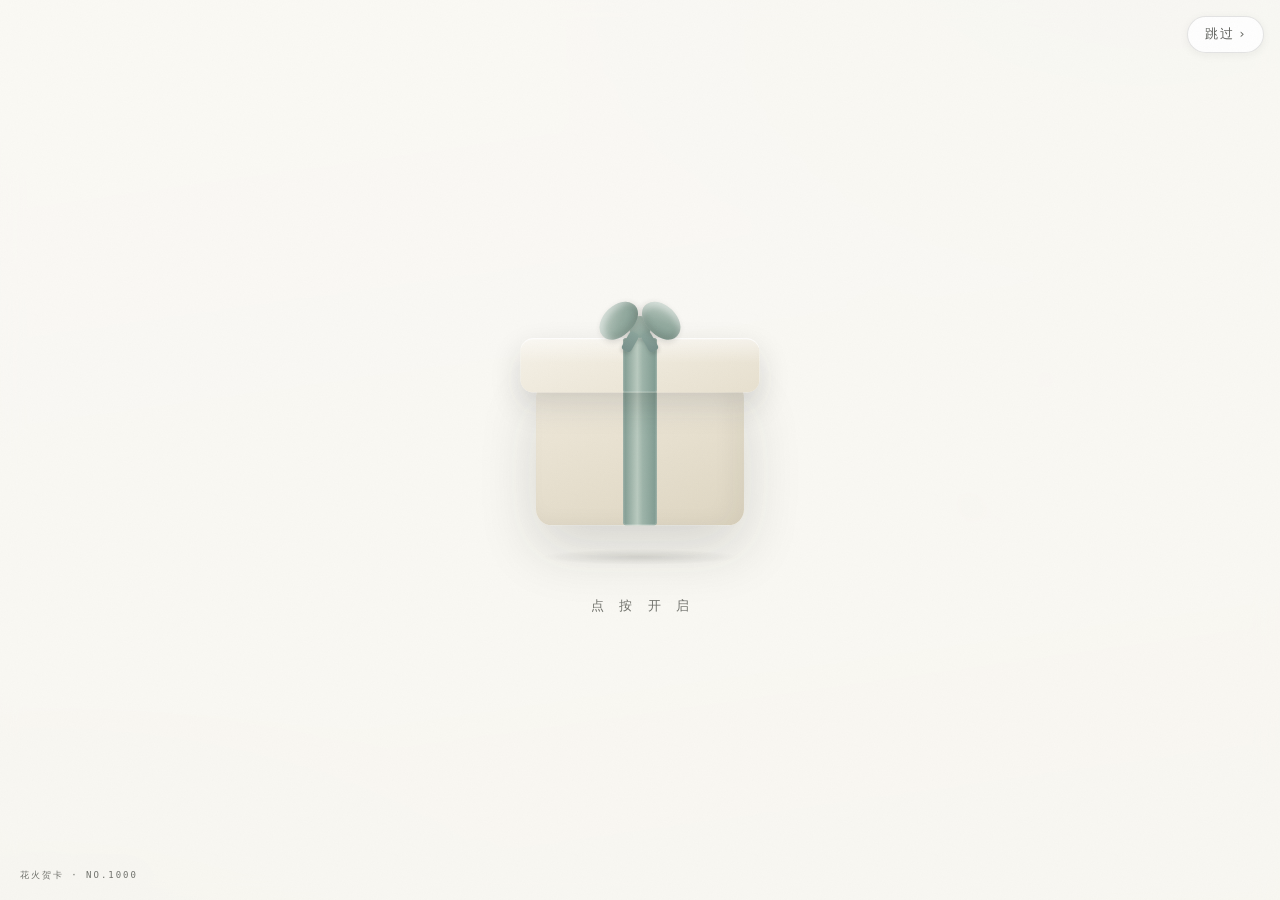
<file: card.html>
<!DOCTYPE html>
<html lang="zh-CN">
<head>
  <meta charset="utf-8">
  <meta name="viewport" content="width=device-width, initial-scale=1, viewport-fit=cover">
  <meta name="color-scheme" content="light">
  <meta name="theme-color" content="#faf9f4">
  <meta name="description" content="有一张会发光的贺卡，等你打开">
  <meta property="og:title" content="有一张贺卡，等你打开">
  <meta property="og:description" content="点按开启：信封缓缓打开，标题逐字亮起，祝福浮现，天灯升空。">
  <meta property="og:image" content="https://hanabi-sigma.vercel.app/assets/share.jpg">
  <meta property="og:url" content="https://hanabi-sigma.vercel.app/card.html">
  <meta property="og:type" content="website">
  <meta name="twitter:card" content="summary">
  <meta name="twitter:title" content="有一张贺卡，等你打开">
  <meta name="twitter:image" content="https://hanabi-sigma.vercel.app/assets/share.jpg">
  <title>有一张贺卡，等你打开</title>
  <link rel="icon" href="data:image/svg+xml,%3Csvg xmlns='http://www.w3.org/2000/svg' viewBox='0 0 100 100'%3E%3Crect width='100' height='100' rx='18' fill='%23d8b46a'/%3E%3Ctext x='50' y='70' font-size='58' text-anchor='middle' fill='%23191408' font-family='serif' font-weight='700'%3E%E8%8A%B1%3C/text%3E%3C/svg%3E">
  <link rel="stylesheet" href="css/style.css">
</head>
<body class="card-page">
  <!-- 背景层：纸白底 + 极淡噪点 -->
  <div class="bg" aria-hidden="true"></div>

  <!-- 粒子层（Canvas） -->
  <canvas id="fx" aria-hidden="true"></canvas>

  <!-- 内容舞台
       stage-col 两列仅服务于电脑横屏版式（横卷/屏风）的左右分栏：
       竖屏下 display:contents，不产生任何盒子，排版与无包裹时完全一致 -->
  <main class="stage" id="stage">
    <div class="stage-inner">
      <div class="stage-col">
        <p class="to-line" id="toLine"></p>

        <div class="title-block">
          <!-- 简笔涂鸦：笔画逐段画出（doodle 开关打开时显示） -->
          <svg class="doodle" id="doodleSvg" viewBox="0 0 120 64" pathLength="100" hidden aria-hidden="true">
            <path class="doodle-star" pathLength="100" d="M60 12 L66.5 29 L84.5 30.5 L70.5 42 L75 59.5 L60 49.5 L45 59.5 L49.5 42 L35.5 30.5 L53.5 29 Z" fill="none"/>
            <path class="doodle-line doodle-line-l" pathLength="100" d="M12 40 C 22 32, 30 46, 40 38" fill="none"/>
            <path class="doodle-line doodle-line-r" pathLength="100" d="M80 22 C 90 14, 100 26, 110 18" fill="none"/>
          </svg>
          <h1 class="card-title" id="cardTitle"></h1>
          <svg class="title-stroke" id="titleStroke" viewBox="0 0 300 14" preserveAspectRatio="none" aria-hidden="true">
            <path d="M4 9 C 60 3, 150 2, 296 8" fill="none" stroke="currentColor" stroke-width="2.6" stroke-linecap="round" pathLength="100"/>
          </svg>
        </div>

        <div class="orn" id="ornDiv" aria-hidden="true"><i></i><b></b><i></i></div>
      </div>

      <div class="stage-col">
        <div class="msg-wrap" id="msgWrap">
          <p class="card-msg" id="cardMsg"></p>
        </div>

        <!-- 照片：拍立得式一叠（可选，多张轻触翻看） -->
        <div class="photo-wrap" id="photoWrap">
          <figure class="photo" id="photoFig">
            <img id="photoImg" alt="照片" src="[data-uri]">
            <figcaption class="photo-count" id="photoCount" hidden>1 / 2</figcaption>
          </figure>
        </div>

        <!-- 自定义信笺：用户上传的 HTML（占位符替换后沙盒展示） -->
        <div class="letter-wrap" id="letterWrap">
          <iframe id="letterFrame" title="自定义信笺" sandbox="allow-scripts allow-popups"></iframe>
        </div>

        <!-- 生日场景：蛋糕 + 蜡烛 -->
        <div class="cake-wrap" id="cakeWrap">
          <div class="cake" id="cake" role="button" aria-label="点一下吹灭蜡烛" title="点一下吹灭蜡烛">
            <span class="cake-plate"></span>
            <span class="cake-bottom"></span>
            <span class="cake-top"><i class="icing"></i></span>
            <i class="candle" style="left:58px"><i class="flame"></i><i class="smoke" style="--sd:0s"></i></i>
            <i class="candle" style="left:91px"><i class="flame"></i><i class="smoke" style="--sd:.12s"></i></i>
            <i class="candle" style="left:124px"><i class="flame"></i><i class="smoke" style="--sd:.24s"></i></i>
          </div>
          <button class="btn btn-primary btn-blow" id="blowBtn" type="button">吹蜡烛</button>
        </div>

        <!-- 署名：手写笔迹（可选）+ 文字署名 + 一点青瓷 -->
        <div class="sign-row" id="signRow">
          <span class="sign-dash" aria-hidden="true"></span>
          <canvas class="sign-canvas" id="signCanvas" hidden aria-label="手写署名"></canvas>
          <span class="signature" id="sigEl"></span>
          <span class="seal" id="sealEl" aria-hidden="true"></span>
        </div>

        <!-- 求签：轻触签筒摇两下，抽出这张卡的签语；
             拆盲盒皮肤时，签筒让位给盲盒（同一套摇两下/抽出的逻辑） -->
        <div class="oracle" id="oracle" role="button" tabindex="0" aria-label="摇一摇签筒，抽出签语">
          <div class="oracle-cup" id="oracleCup">
            <i class="o-stick s1"></i><i class="o-stick s2"></i><i class="o-stick s3"></i>
            <span class="o-stick o-main"></span>
          </div>
          <div class="blindbox" id="blindBox" aria-hidden="true">
            <i class="bb-lid"></i>
            <i class="bb-body"></i>
            <span class="bb-q">?</span>
          </div>
          <p class="oracle-hint" id="oracleHint">轻触签筒 · 摇两下抽一签</p>
        </div>

        <!-- 帖号签语：结尾浮现 -->
        <p class="fortune" id="fortuneEl"></p>

        <div class="end-actions" id="endActions">
          <button class="btn btn-ghost" id="replayBtn" type="button">再看一遍</button>
          <a class="btn btn-primary" href="index.html" id="makeBtn">回 TA 一张</a>
        </div>
      </div>
    </div>
  </main>

  <p class="hint" id="hintEl" aria-hidden="true">轻触屏幕 · 赠一颗心</p>
  <p class="edition" id="editionEl" aria-hidden="true"></p>

  <!-- 随音乐律动的频谱条（有音乐且开关打开时显示） -->
  <canvas class="spectrum" id="spectrumCv" hidden aria-hidden="true"></canvas>

  <!-- 彩蛋：电子木鱼（敲一下功德 +1） -->
  <div class="muyu" id="muyu" role="button" tabindex="0" aria-label="敲木鱼" hidden>
    <i class="muyu-fish" aria-hidden="true"></i>
    <span class="muyu-count" id="muyuCount">功德 0</span>
  </div>

  <!-- 彩蛋：锦鲤游屏（一次性游过，尾巴摆动 + 金光尾迹） -->
  <svg class="koi" id="koiSvg" viewBox="0 0 132 56" hidden aria-hidden="true">
    <path class="koi-body" fill="currentColor" d="M8 28 C 22 8, 58 4, 82 20 C 90 25, 96 27, 103 28 C 96 29, 90 31, 82 36 C 58 52, 22 48, 8 28 Z"/>
    <path class="koi-tail" fill="currentColor" opacity=".82" d="M102 28 L 126 12 C 118 23, 118 33, 126 44 Z"/>
    <circle cx="24" cy="23" r="2.6" fill="rgba(255,255,255,.85)"/>
  </svg>

  <!-- 彩蛋：屏幕碎裂恶搞（裂开一瞬 + 震动，随后"骗你的"） -->
  <svg class="crack" id="crackSvg" viewBox="0 0 100 100" preserveAspectRatio="none" hidden aria-hidden="true">
    <g fill="none" stroke="currentColor" stroke-linecap="round" vector-effect="non-scaling-stroke">
      <path pathLength="100" vector-effect="non-scaling-stroke" d="M38 42 L52 30 L47 18 L60 8 M52 30 L70 26 L82 14 M38 42 L22 34 L10 40 M38 42 L30 58 L36 74 L28 92 M38 42 L56 50 L74 46 L92 56 M56 50 L52 68 L62 84"/>
      <path pathLength="100" vector-effect="non-scaling-stroke" opacity=".6" d="M38 42 L44 24 L40 10 M47 18 L36 12 M22 34 L14 22 M30 58 L16 62 M52 68 L40 78"/>
    </g>
  </svg>

  <!-- 顶部小件 -->
  <button class="chip chip-skip" id="skipBtn" type="button">跳过 ›</button>
  <button class="chip chip-mute" id="muteBtn" type="button"><span class="note" aria-hidden="true">♪</span>音乐</button>

  <!-- 开场：信封（通用）/ 礼盒（生日·圣诞）/ 刮刮卡 / 拂晓雾 -->
  <div class="open-overlay" id="openOverlay" role="button" tabindex="0" aria-label="点按开启贺卡">
    <div class="open-inner">
      <!-- 刮刮卡开场：涂层下的"致 XX"与标题，刮够面积自动开卡 -->
      <div class="scratch-card" id="scratchCard" hidden>
        <div class="scratch-under">
          <p class="scratch-to">致 <b id="scratchTo"></b></p>
          <p class="scratch-title" id="scratchTitle"></p>
          <span class="scratch-sub">HANABI</span>
        </div>
        <canvas class="scratch-cv" id="scratchCv" aria-label="刮开涂层"></canvas>
      </div>
      <div class="env" id="envObj" aria-hidden="true">
        <span class="env-back"></span>
        <div class="env-letter">
          <span class="env-letter-to" id="envLetterTo"></span>
          <span class="env-letter-sub">HANABI</span>
        </div>
        <span class="env-pocket"></span>
        <span class="env-flap"></span>
        <i class="env-seal"></i>
      </div>

      <div class="gift" id="giftObj" aria-hidden="true">
        <i class="gift-glow"></i>
        <div class="gift-box"><i class="gift-ribbon-v"></i></div>
        <div class="gift-lid"><i class="gift-ribbon-l"></i><i class="gift-bow"><i></i><i></i></i></div>
      </div>

      <!-- 浅影紧跟信封/礼盒，托住它；提示语与解锁框排在影子之下 -->
      <div class="open-ground" aria-hidden="true"></div>

      <p class="open-hint" aria-hidden="true">点 按 开 启</p>

      <!-- 密语解锁：上锁的卡要答对密语才能打开 -->
      <div class="lock-box" id="lockBox" hidden>
        <input type="text" id="lockPass" placeholder="输入制作者告诉你的密语" autocomplete="off" maxlength="32">
        <button class="btn btn-primary" id="lockGo" type="button">开启</button>
        <p class="lock-tip">这张卡上了锁 · 答对密语才能打开</p>
      </div>
    </div>

    <!-- 拂晓雾开场：整屏薄雾，指尖拂开看祝福 -->
    <canvas class="fog-cv" id="fogCv" hidden aria-label="拂开晨雾"></canvas>
  </div>
  <span class="open-edition" id="openEditionEl" aria-hidden="true"></span>

  <!-- 开启门槛：滑动解锁（盖在开场浮层上，到不了这一步信封不出现） -->
  <div class="gate-slider" id="gateSlider" hidden>
    <div class="gs-track" id="gsTrack" role="slider" aria-label="滑动开启贺卡" aria-valuemin="0" aria-valuemax="100" aria-valuenow="0" tabindex="0">
      <div class="gs-fill" id="gsFill"></div>
      <div class="gs-thumb" id="gsThumb" aria-hidden="true">❯</div>
    </div>
    <p class="gs-tip">按住圆钮，滑到最右开启</p>
  </div>

  <!-- 定时开启：到点前盖在最上面，到点自动揭开 -->
  <div class="time-gate" id="timeGate" aria-hidden="true">
    <div class="tg-inner">
      <p class="tg-mark">HANABI</p>
      <p class="tg-title">这张卡还没有到开启的时间</p>
      <p class="tg-when" id="tgWhen"></p>
      <div class="tg-count">
        <span class="tg-cell"><b id="tgD">0</b><i>天</i></span>
        <span class="tg-cell"><b id="tgH">0</b><i>时</i></span>
        <span class="tg-cell"><b id="tgM">0</b><i>分</i></span>
        <span class="tg-cell"><b id="tgS">0</b><i>秒</i></span>
      </div>
      <p class="tg-note">到点后再回到这张卡 · 点按开启</p>
    </div>
  </div>

  <!-- 噪点层置顶 -->
  <div class="noise" aria-hidden="true"></div>

  <script src="js/config.js"></script>
  <script src="js/effects.js"></script>
  <script src="js/themes.js"></script>
  <script src="js/player.js"></script>
</body>
</html>
</file>
<file: css/style.css>
/* ============================================================
 * 花火贺卡 · style.css —— 「纸白」视觉
 * 极简 · 高级 · 清新：暖纸底、墨色文字、青瓷点缀、大量留白。
 * 结构：变量 → 基础 → 背景 → 公共件（按钮/选项/开关/toast）
 *       → 编辑器 → 播放器（开场/内容/蛋糕/信笺）→ 动画 → 适配
 * 动画只用 transform / opacity / Canvas / filter，不触发布局。
 * ============================================================ */

/* ---------- 设计变量 ---------- */
:root {
  color-scheme: light;
  /* 主题色：默认素笺，card 页由 themes.js 按配置覆盖 */
  --bg-0: #f8f7f3;
  --bg-1: #f3f1ea;
  --bg-2: #ebe8df;
  --accent: #5f7d72;
  --accent-2: #b98f6e;
  --grad-title: linear-gradient(180deg, #3a3d34 0%, #22241f 100%);

  --ink: #232520;
  --ink-soft: rgba(35, 37, 32, .72);
  --ink-faint: rgba(35, 37, 32, .64);
  --hairline: rgba(35, 37, 32, .12);
  --hairline-strong: rgba(35, 37, 32, .26);
  --surface: #ffffff;

  --radius: 12px;
  --shadow-soft: 0 1px 2px rgba(30, 32, 26, .05), 0 10px 30px rgba(30, 32, 26, .07);
  --shadow-pop: 0 16px 40px rgba(30, 32, 26, .12);

  --settle: cubic-bezier(.24, .9, .28, 1);
  --ease-out: cubic-bezier(.22, .61, .36, 1);

  --font-body: -apple-system, BlinkMacSystemFont, "PingFang SC", "HarmonyOS Sans SC",
    "MiSans", "Microsoft YaHei UI", "Microsoft YaHei", system-ui, sans-serif;
  --font-kai: "Kaiti SC", "STKaiti", "KaiTi", "FZKai-Z03S", serif;
  --font-song: "Songti SC", "Noto Serif SC", "STSong", "STZhongsong", "SimSun", serif;
  --font-hei: -apple-system, BlinkMacSystemFont, "PingFang SC", "HarmonyOS Sans SC",
    "MiSans", "Microsoft YaHei UI", sans-serif;
  --font-mono: ui-monospace, "SF Mono", "Cascadia Mono", Menlo, Consolas, monospace;
}

/* ---------- 基础重置 ---------- */
* { box-sizing: border-box; margin: 0; padding: 0; }
html, body { height: 100%; }
/* hidden 属性必须永远生效（.btn 等作者 display 规则会盖过 UA 的 hidden 规则） */
[hidden] { display: none !important; }
/* 浏览器原生部件也属于设计：细滚动条 + 主题色光标 */
/* 滚动条跟随主题墨色：夜帖等深色主题下不再是一条隐形的轨道 */
html { scrollbar-width: thin; scrollbar-color: color-mix(in srgb, var(--ink) 32%, transparent) transparent; }
body {
  font-family: var(--font-body);
  color: var(--ink);
  background: var(--bg-0);
  -webkit-font-smoothing: antialiased;
  overflow-x: hidden;
  touch-action: manipulation;
  -webkit-tap-highlight-color: transparent;
}
button { font: inherit; color: inherit; background: none; border: 0; }
a { color: inherit; }
::selection { background: rgba(95, 125, 114, .22); }
:focus-visible { outline: 2px solid var(--accent); outline-offset: 3px; border-radius: 4px; }

/* ============================================================
 * 背景层：纸白渐变 + 极淡噪点
 * ============================================================ */
.bg {
  position: fixed; top: 0; right: 0; bottom: 0; left: 0;
  z-index: 0;
  background: linear-gradient(172deg, var(--bg-0) 0%, var(--bg-1) 52%, var(--bg-2) 100%);
  transition: filter 1.2s ease;
}
/* 吹灭蜡烛后的暖意提亮 */
body.lit .bg { filter: brightness(1.025) saturate(1.05); }

/* 全局极淡纸纹：内联 SVG feTurbulence，不引外部文件 */
.noise {
  position: fixed; top: 0; right: 0; bottom: 0; left: 0;
  z-index: 200;
  pointer-events: none;
  opacity: .03;
  background-image: url("data:image/svg+xml,%3Csvg xmlns='http://www.w3.org/2000/svg' width='180' height='180'%3E%3Cfilter id='n'%3E%3CfeTurbulence type='fractalNoise' baseFrequency='0.8' numOctaves='2' stitchTiles='stitch'/%3E%3CfeColorMatrix type='saturate' values='0'/%3E%3C/filter%3E%3Crect width='180' height='180' filter='url(%23n)'/%3E%3C/svg%3E");
}

/* toast 提示（替代 alert） */
.toast {
  position: fixed;
  left: 50%;
  bottom: calc(34px + env(safe-area-inset-bottom));
  z-index: 210;
  transform: translateX(-50%) translateY(10px);
  padding: 12px 22px;
  border-radius: 10px;
  background: var(--surface);
  border: 1px solid var(--hairline);
  color: var(--ink);
  font-size: 13.5px;
  letter-spacing: .03em;
  box-shadow: var(--shadow-pop);
  opacity: 0;
  pointer-events: none;
  transition: opacity .35s ease, transform .35s var(--settle);
}
.toast.show { opacity: 1; transform: translateX(-50%) translateY(0); }

/* ============================================================
 * 公共组件：按钮 / 选项 / 开关
 * ============================================================ */
.btn {
  display: inline-flex;
  align-items: center;
  justify-content: center;
  gap: 8px;
  padding: 13px 28px;
  border-radius: var(--radius);
  border: 1px solid var(--hairline-strong);
  background: var(--surface);
  color: var(--ink);
  font-size: 14px;
  letter-spacing: .04em;
  white-space: nowrap;
  cursor: pointer;
  text-decoration: none;
  user-select: none;
  transition: transform .25s var(--settle), border-color .22s ease,
    box-shadow .3s ease, background .25s ease, color .22s ease;
}
.btn:hover {
  transform: translateY(-1px);
  border-color: rgba(35, 37, 32, .4);
  box-shadow: 0 8px 22px rgba(30, 32, 26, .09);
}
.btn:active { transform: scale(.98); box-shadow: none; }
.btn-primary {
  border-color: transparent;
  background: var(--ink);
  color: var(--bg-0);
  font-weight: 600;
  box-shadow: 0 2px 8px rgba(34, 36, 31, .22);
}
.btn-primary:hover {
  color: var(--bg-0);
  border-color: transparent;
  transform: translateY(-2px);
  box-shadow: 0 14px 30px rgba(34, 36, 31, .24);
}
.btn-sm { padding: 10px 18px; font-size: 13px; border-radius: 10px; }
.btn-lg { width: 100%; padding: 16px 24px; font-size: 15px; letter-spacing: .08em; }
/* 头部等低噪音场景：文字按钮，悬停才显形 */
.btn-text {
  border-color: transparent;
  background: transparent;
  color: var(--ink-soft);
  box-shadow: none;
}
.btn-text:hover {
  border-color: var(--hairline);
  background: var(--surface);
  color: var(--ink);
  box-shadow: var(--shadow-soft);
}
.btn-text:active { transform: scale(.97); }
.btn:disabled { opacity: .55; pointer-events: none; }

/* 单选胶囊 */
.pill { position: relative; display: inline-block; cursor: pointer; }
.pill input { position: absolute; opacity: 0; pointer-events: none; }
.pill span {
  display: block;
  padding: 10px 18px;
  border-radius: 10px;
  border: 1px solid var(--hairline);
  background: var(--surface);
  color: var(--ink-soft);
  font-size: 13.5px;
  letter-spacing: .06em;
  transition: all .22s var(--ease-out);
}
.pill input:checked + span {
  border-color: var(--ink);
  color: var(--ink);
  font-weight: 600;
  box-shadow: var(--shadow-soft);
}
.pill span:hover { border-color: var(--hairline-strong); }
.pill span:active { transform: scale(.97); }
.pill input:focus-visible + span {
  outline: 2px solid var(--accent);
  outline-offset: 2px;
}

/* 开关 */
.switch { position: relative; display: inline-block; width: 46px; height: 26px; cursor: pointer; flex: none; }
.switch input { position: absolute; opacity: 0; }
.switch input:focus-visible + .slider {
  outline: 2px solid var(--accent);
  outline-offset: 2px;
}
.switch .slider {
  position: absolute; top: 0; right: 0; bottom: 0; left: 0;
  border-radius: 999px;
  background: rgba(35, 37, 32, .12);
  transition: background .3s ease;
}
.switch .slider::after {
  content: '';
  position: absolute;
  top: 3px; left: 3px;
  width: 20px; height: 20px;
  border-radius: 50%;
  background: #fff;
  box-shadow: 0 1px 4px rgba(0, 0, 0, .2);
  transition: transform .3s var(--settle);
}
.switch input:checked + .slider { background: var(--accent); }
.switch input:checked + .slider::after { transform: translateX(20px); }

/* ============================================================
 * 编辑器页（index.html）
 * ============================================================ */
.editor-page { min-height: 100vh; }

/* 左侧竖排字标：宽屏可见 */
.rail { display: none; }
@media (min-width: 1200px) {
  .rail {
    display: flex;
    position: fixed;
    left: 30px; top: 0; bottom: 0;
    z-index: 2;
    flex-direction: column;
    align-items: center;
    justify-content: space-between;
    padding: 34px 0;
  }
  .rail-brand {
    writing-mode: vertical-rl;
    font-family: var(--font-song);
    font-size: 18px;
    letter-spacing: .5em;
    color: var(--ink-faint);
  }
  .rail-meta {
    writing-mode: vertical-rl;
    font-family: var(--font-mono);
    font-size: 9px;
    letter-spacing: .4em;
    color: rgba(35, 37, 32, .25);
  }
  .page { padding-left: 100px; }
}

.page { position: relative; z-index: 1; min-height: 100vh; display: flex; flex-direction: column; }

/* 入场编排：品牌 → 标语 → 页签 → 内容，一列缓慢升起（一次性） */
.site-head, .tabs, .pane.p-active { animation: riseIn .7s var(--ease-out) backwards; }
.site-head { animation-delay: .05s; }
.tabs { animation-delay: .16s; }
.pane.p-active { animation-delay: .26s; }
@keyframes riseIn {
  from { opacity: 0; transform: translateY(14px); }
  to   { opacity: 1; transform: none; }
}

/* 品牌标记：一笔画就的花火，悬停时轻轻绽开 */
.brand-row { display: flex; align-items: center; }
.brand-mark {
  display: inline-flex;
  margin-right: 14px;
  color: var(--accent);
  transition: transform .8s var(--settle);
}
.brand:hover .brand-mark { transform: rotate(22deg); }
.brand-mark svg { display: block; }
.brand-mark path {
  stroke-dasharray: 100;
  stroke-dashoffset: 100;
  animation: strokeDraw 1.4s var(--ease-out) .35s forwards;
}

.site-head {
  display: flex;
  align-items: flex-end;
  justify-content: space-between;
  gap: 16px;
  max-width: 1200px;
  width: 100%;
  margin: 0 auto;
  padding: 42px 26px 30px;
}
.site-head h1 {
  font-family: var(--font-song);
  font-weight: 600;
  font-size: clamp(1.5rem, 3.2vw, 1.85rem);
  letter-spacing: .24em;
  color: var(--ink);
  white-space: nowrap;
}
.site-head p {
  margin-top: 8px;
  font-size: 13px;
  color: var(--ink-faint);
  letter-spacing: .14em;
}
.head-actions { display: flex; gap: 6px; flex-wrap: wrap; justify-content: flex-end; }
.head-actions .btn { padding: 10px 16px; font-size: 13px; }

.editor-main {
  flex: 1;
  width: 100%;
  max-width: 1200px;
  margin: 0 auto;
  padding: 4px 26px 56px;
}

/* 导航栏页签：吸顶，每个页签一个功能 */
.tabs {
  position: sticky;
  top: 0;
  z-index: 10;
  display: flex;
  gap: 4px;
  padding: 12px 2px;
  margin-bottom: 26px;
  background: linear-gradient(180deg, var(--bg-0) 78%, rgba(248, 247, 243, 0));
  border-bottom: 1px solid var(--hairline);
  overflow-x: auto;
  scrollbar-width: none;
}
.tabs::-webkit-scrollbar { display: none; }
.tab {
  position: relative;
  flex: none;
  padding: 10px 20px;
  border-radius: 999px;
  border: 1px solid transparent;
  background: transparent;
  color: var(--ink-faint);
  font-size: 14px;
  letter-spacing: .12em;
  cursor: pointer;
  user-select: none;
  transition: color .2s ease, background .2s ease, box-shadow .25s ease, transform .2s var(--settle);
}
.tab:hover { color: var(--ink); }
.tab:active { transform: scale(.96); }
.tab.p-active {
  color: var(--ink);
  font-weight: 600;
  background: var(--surface);
  border-color: rgba(35, 37, 32, .28);
  box-shadow: var(--shadow-soft);
}
.tab-no {
  font-family: var(--font-mono);
  font-style: normal;
  font-size: 10px;
  color: var(--accent);
  margin-right: 7px;
  letter-spacing: .05em;
}

.tab-panes { min-width: 0; }
.pane { display: none; }
.pane.p-active { display: block; animation: paneIn .45s var(--ease-out) .12s backwards; }
@keyframes paneIn {
  from { opacity: 0; transform: translateY(10px); }
  to   { opacity: 1; transform: none; }
}
.pane-head { margin-bottom: 24px; }
.pane-head h3 {
  font-family: var(--font-song);
  font-weight: 600;
  font-size: 20px;
  letter-spacing: .12em;
  color: var(--ink);
}
.pane-head p { margin-top: 7px; font-size: 12.5px; color: var(--ink-faint); letter-spacing: .06em; }

/* 灵感页：成品模板网格。九套固定 3×3——任何宽度都不出现孤行 */
.tpl-grid { display: grid; grid-template-columns: repeat(3, minmax(0, 1fr)); gap: 14px; }
.tpl-grid .tpl-card { width: auto; }

.tpl-card {
  flex: none;
  width: 158px;
  padding: 10px 11px 13px;
  border-radius: 14px;
  border: 1px solid var(--hairline);
  background: var(--surface);
  text-align: left;
  cursor: pointer;
  transition: transform .25s var(--settle), border-color .22s ease, box-shadow .3s ease;
}
.tpl-grid .tpl-card { width: auto; flex: 1 1 auto; }
.tpl-card:hover {
  transform: translateY(-3px);
  border-color: var(--hairline-strong);
  box-shadow: var(--shadow-soft);
}
.tpl-card:active { transform: translateY(-1px) scale(.99); }
.tpl-card:focus-visible { outline: 2px solid var(--accent); outline-offset: 3px; }
/* 命中反馈：手气/套用后闪一下，指明来源 */
.tpl-card.tpl-hit { animation: tplHit .9s var(--ease-out); }
@keyframes tplHit {
  0% { border-color: var(--accent); box-shadow: 0 0 0 3px rgba(95, 125, 114, .16); }
  100% { border-color: var(--hairline); box-shadow: none; }
}
/* 灵感卡的画布预览：真实粒子效果的一帧/悬停实况 */
.tpl-sw {
  position: relative;
  display: block;
  width: 100%;
  height: 84px;
  border-radius: 10px;
  margin-bottom: 12px;
  overflow: hidden;
  box-shadow: inset 0 0 0 1px rgba(35, 37, 32, .06);
}
.tpl-sw canvas {
  position: absolute;
  top: 0; right: 0; bottom: 0; left: 0;
  width: 100%; height: 100%;
  display: block;
}
.tpl-name { display: block; font-size: 13.5px; color: var(--ink); letter-spacing: .06em; font-weight: 600; }
.tpl-desc {
  display: -webkit-box;
  -webkit-line-clamp: 2;
  -webkit-box-orient: vertical;
  overflow: hidden;
  margin-top: 4px;
  font-size: 11px;
  color: var(--ink-faint);
  letter-spacing: .08em;
}

/* 双栏 */
.editor-cols {
  display: grid;
  grid-template-columns: minmax(0, 1fr) auto;
  gap: 44px;
  align-items: start;
}

/* 表单 */
.field { display: flex; flex-direction: column; gap: 9px; margin-bottom: 24px; }
.field > label {
  font-size: 12.5px;
  color: var(--ink-faint);
  letter-spacing: .16em;
  display: flex;
  justify-content: space-between;
  align-items: baseline;
}
.field .count { font-family: var(--font-mono); font-size: 10.5px; letter-spacing: .04em; }
.field input[type="text"], .field textarea, .link-box input {
  width: 100%;
  padding: 13px 15px;
  border: 1px solid var(--hairline);
  border-radius: 10px;
  background: var(--surface);
  color: var(--ink);
  font: inherit;
  font-size: 15px;
  letter-spacing: .02em;
  outline: none;
  caret-color: var(--accent);
  transition: border-color .22s ease, box-shadow .22s ease;
}
.field textarea { resize: vertical; min-height: 112px; line-height: 1.95; }
.field input:focus, .field textarea:focus {
  border-color: var(--accent);
  box-shadow: 0 0 0 3px rgba(95, 125, 114, .14);
}
.field input::placeholder, .field textarea::placeholder { color: rgba(35, 37, 32, .5); }

.sub-label {
  font-size: 12.5px;
  color: var(--ink-faint);
  letter-spacing: .16em;
  margin: 26px 0 12px;
}
.sub-tip { font-size: 11px; letter-spacing: .04em; color: rgba(35, 37, 32, .56); margin-left: 8px; }
.chip-group { display: flex; flex-wrap: wrap; gap: 9px; }

/* 粒子密度滑杆：填充轨道由 JS 写入 --fill 百分比 */
.slider-row { display: flex; align-items: center; gap: 14px; }
.slider-row input[type="range"] {
  flex: 1;
  max-width: 320px;
  height: 4px;
  -webkit-appearance: none;
  appearance: none;
  border-radius: 2px;
  background: linear-gradient(90deg, var(--accent) var(--fill, 50%), var(--hairline) var(--fill, 50%));
  outline: none;
}
.slider-row input[type="range"]:focus-visible {
  outline: 2px solid var(--accent);
  outline-offset: 6px;
}
.slider-row input[type="range"]::-webkit-slider-thumb {
  -webkit-appearance: none;
  appearance: none;
  width: 18px; height: 18px;
  border-radius: 50%;
  background: var(--surface);
  border: 2px solid var(--ink);
  cursor: pointer;
  box-shadow: 0 1px 4px rgba(30, 32, 26, .2);
  transition: transform .2s var(--settle);
}
.slider-row input[type="range"]::-webkit-slider-thumb:hover { transform: scale(1.12); }
.slider-row input[type="range"]::-webkit-slider-thumb:active { transform: scale(1.2); }
.slider-row input[type="range"]::-moz-range-thumb {
  width: 16px; height: 16px;
  border-radius: 50%;
  background: var(--surface);
  border: 2px solid var(--ink);
  cursor: pointer;
}
.slider-val { font-family: var(--font-mono); font-size: 12px; color: var(--ink-soft); min-width: 40px; }

/* 颜色色板 */
.swatch-row { display: flex; align-items: center; gap: 9px; flex-wrap: wrap; }
.sw-dot {
  width: 26px; height: 26px;
  border-radius: 50%;
  border: 1px solid rgba(35, 37, 32, .15);
  cursor: pointer;
  transition: transform .2s var(--settle), box-shadow .2s ease;
  padding: 0;
}
.sw-dot:hover { transform: scale(1.12); }
.sw-dot:active { transform: scale(1.04); }
.sw-dot:focus-visible { outline: 2px solid var(--accent); outline-offset: 3px; }
.sw-dot.sel { box-shadow: 0 0 0 2px var(--bg-0), 0 0 0 4px var(--ink); }
.sw-auto {
  background: linear-gradient(135deg, var(--accent) 50%, var(--accent-2) 50%);
  width: auto;
  border-radius: 999px;
  padding: 0 12px;
  height: 26px;
  font-size: 11px;
  color: var(--ink);
  letter-spacing: .08em;
}
.sw-custom {
  width: 26px; height: 26px;
  border-radius: 50%;
  border: 1px dashed var(--hairline-strong);
  background: conic-gradient(#c98d84, #c9b99a, #9db5a8, #6e7ba3, #a37a9e, #c98d84);
  cursor: pointer;
  padding: 0;
  transition: transform .2s var(--settle);
}
.sw-custom:hover { transform: scale(1.12); }
.sw-custom.sel { box-shadow: 0 0 0 2px var(--bg-0), 0 0 0 4px var(--ink); }
.sw-custom::-webkit-color-swatch-wrapper { padding: 2px; }
.sw-custom::-webkit-color-swatch { border: none; border-radius: 50%; }

/* 主题卡片：九款固定 3×3，「特刊」不再孤悬在第四行 */
.theme-group { display: grid; grid-template-columns: repeat(3, 1fr); gap: 10px; }
.theme-card {
  position: relative;
  display: flex;
  align-items: center;
  gap: 11px;
  padding: 12px 14px;
  border-radius: 12px;
  border: 1px solid var(--hairline);
  background: var(--surface);
  cursor: pointer;
  transition: border-color .22s ease, box-shadow .25s ease, transform .2s var(--settle);
}
.theme-card input { position: absolute; opacity: 0; pointer-events: none; }
.theme-card .sw {
  width: 22px; height: 22px;
  border-radius: 7px;
  flex: none;
  box-shadow: inset 0 0 0 1px rgba(35, 37, 32, .08);
}
.theme-card .sw-name { font-size: 13.5px; color: var(--ink-soft); letter-spacing: .08em; }
.theme-card:hover { border-color: var(--hairline-strong); }
.theme-card:active { transform: scale(.98); }
.theme-card input:focus-visible ~ .sw-name {
  outline: 2px solid var(--accent);
  outline-offset: 4px;
  border-radius: 4px;
}
.theme-card input:checked ~ .sw { box-shadow: 0 0 0 2px var(--ink), inset 0 0 0 1px rgba(35, 37, 32, .08); }
.theme-card input:checked ~ .sw-name { color: var(--ink); font-weight: 600; }
.theme-card:has(input:checked) { border-color: var(--ink); box-shadow: var(--shadow-soft); }

.music-block { display: flex; align-items: center; gap: 9px; flex-wrap: wrap; }
.music-meta {
  margin-left: auto;
  font-size: 12px;
  color: var(--ink-faint);
  letter-spacing: .04em;
  text-align: right;
  word-break: break-all;
}

/* 寄出方式网格：七种方式，末张跨整行作收束，不落单 */
.send-grid { display: grid; grid-template-columns: repeat(2, 1fr); gap: 14px; }
@media (min-width: 431px) {
  .send-item:last-child {
    grid-column: 1 / -1;
    flex-direction: row;
    align-items: center;
    gap: 18px;
  }
  .send-item:last-child .send-name { flex: none; }
  .send-item:last-child .send-desc { flex: 1; }
  .send-item:last-child .btn { margin-top: 0; width: auto; white-space: nowrap; }
}
.send-item {
  display: flex;
  flex-direction: column;
  gap: 7px;
  padding: 20px 20px 18px;
  border: 1px solid var(--hairline);
  border-radius: 14px;
  background: var(--surface);
}
.send-item .btn { margin-top: 14px; width: 100%; }
/* 键盘焦点进入卡片时整卡亮起，视线不用在按钮间找 */
.send-item:focus-within { border-color: rgba(95, 125, 114, .55); box-shadow: 0 0 0 3px rgba(95, 125, 114, .12); }
.send-name { font-size: 15px; color: var(--ink); letter-spacing: .1em; font-weight: 600; }
.send-desc { font-size: 12px; color: var(--ink-faint); letter-spacing: .03em; line-height: 1.75; flex: 1; }
.send-item input[type="text"] {
  width: 100%;
  padding: 11px 13px;
  border: 1px solid var(--hairline);
  border-radius: 10px;
  background: var(--surface);
  color: var(--ink);
  font: inherit;
  font-size: 13px;
  outline: none;
  transition: border-color .22s ease, box-shadow .22s ease;
}
.send-item input[type="text"]:focus { border-color: var(--accent); box-shadow: 0 0 0 3px rgba(95, 125, 114, .14); }


.link-box { display: flex; gap: 9px; margin-top: 16px; }
.link-box input {
  flex: 1;
  min-width: 0;
  padding: 12px 14px;
  border: 1px solid var(--hairline);
  border-radius: 10px;
  background: var(--surface);
  color: var(--ink-soft);
  font-family: var(--font-mono);
  font-size: 12px;
}
.tip {
  margin-top: 14px;
  font-size: 12.5px;
  line-height: 1.9;
  color: #6f5732;
  letter-spacing: .03em;
}
.tip b { font-family: var(--font-mono); font-weight: 600; }

/* 网页祝福邮件预览 */
.mail-preview-label { margin-top: 34px; }
#mailPreview {
  width: 100%;
  height: 560px;
  border: 1px solid var(--hairline);
  border-radius: 14px;
  background: #f4f2ec;
  display: block;
}

/* 信笺页占位符示意：一张小纸样，把「空白页」变成可对照的说明 */
.letter-demo {
  display: flex;
  flex-direction: column;
  align-items: flex-start;
  gap: 11px;
  margin-top: 32px;
  animation: riseIn .6s var(--ease-out) .18s backwards;
}
.ld-tag {
  font-family: var(--font-mono);
  font-size: 10px;
  letter-spacing: .22em;
  color: var(--ink-faint);
}
.ld-paper {
  display: flex;
  flex-direction: column;
  gap: 15px;
  width: min(370px, 100%);
  padding: 26px 26px 24px;
  border: 1px dashed var(--hairline-strong);
  border-radius: 14px;
  background: var(--surface);
  box-shadow: var(--shadow-soft);
}
.ld-token {
  align-self: flex-start;
  font-family: var(--font-mono);
  font-size: 12px;
  letter-spacing: .06em;
  color: #4c6a60;
  background: rgba(95, 125, 114, .1);
  border: 1px solid rgba(95, 125, 114, .3);
  border-radius: 8px;
  padding: 4px 10px;
}
.ld-title {
  font-family: var(--font-song);
  font-weight: 600;
  font-size: 20px;
  letter-spacing: .16em;
  color: rgba(35, 37, 32, .78);
}
.ld-lines { display: flex; flex-direction: column; gap: 9px; margin: 2px 0; }
.ld-lines i {
  display: block;
  height: 8px;
  border-radius: 4px;
  background: linear-gradient(90deg, rgba(35, 37, 32, .13), rgba(35, 37, 32, .05));
}
.ld-lines i:nth-child(1) { width: 94%; }
.ld-lines i:nth-child(2) { width: 79%; }
.ld-lines i:nth-child(3) { width: 86%; }
.ld-note { font-size: 11.5px; letter-spacing: .05em; color: var(--ink-faint); }

/* 手机壳预览 */
.preview-col { position: sticky; top: 78px; display: flex; flex-direction: column; align-items: center; }
.preview-bar {
  display: flex;
  align-items: center;
  gap: 8px;
  width: 100%;
  max-width: 399px;
  margin-bottom: 12px;
}
.preview-cap-inline {
  margin-left: auto;
  font-family: var(--font-mono);
  font-size: 10px;
  color: var(--ink-faint);
  letter-spacing: .14em;
}
.phone {
  position: relative;
  width: 399px; height: 764px;
  border-radius: 54px;
  padding: 12px;
  background: linear-gradient(155deg, #eae7df, #dcd8cd);
  border: 1px solid rgba(35, 37, 32, .18);
  box-shadow:
    inset 0 1px 0 rgba(255, 255, 255, .55),
    0 24px 60px rgba(30, 32, 26, .14);
  overflow: hidden;
}
/* 侧键：让"设备"更可信 */
.phone::before, .phone::after {
  content: '';
  position: absolute;
  right: -2px;
  width: 3px;
  border-radius: 0 2px 2px 0;
  background: rgba(35, 37, 32, .28);
}
.phone::before { top: 176px; height: 56px; }
.phone::after { top: 248px; height: 34px; }
.phone iframe {
  width: 375px; height: 740px;
  border: 0;
  border-radius: 42px;
  background: var(--bg-0);
  transform-origin: 0 0;
  display: block;
}
.phone-notch {
  position: absolute;
  top: 19px; left: 50%;
  transform: translateX(-50%);
  width: 104px; height: 24px;
  border-radius: 12px;
  background: #d3d0c7;
  z-index: 2;
  pointer-events: none;
}
.preview-cap {
  margin-top: 16px;
  font-family: var(--font-mono);
  font-size: 10px;
  color: var(--ink-faint);
  letter-spacing: .2em;
}

.site-foot {
  display: flex;
  justify-content: center;
  align-items: center;
  gap: 14px;
  padding: 14px 20px 40px;
  font-family: var(--font-mono);
  font-size: 10px;
  color: var(--ink-faint);
  letter-spacing: .24em;
}
.foot-dot { color: var(--accent); }

/* ============================================================
 * 播放器页（card.html）
 * ============================================================ */
.card-page { overflow: hidden; }

/* 粒子层：替换元素不会因 inset:0 自动拉伸，必须显式给满尺寸 */
#fx {
  position: fixed;
  top: 0; left: 0;
  width: 100%; height: 100%;
  z-index: 1;
  pointer-events: none;
}

/* 舞台：内容超出可竖向滚动，margin:auto 保证居中且不被裁顶 */
.stage {
  position: fixed; top: 0; right: 0; bottom: 0; left: 0;
  z-index: 2;
  overflow-y: auto;
  overflow-x: hidden;
  display: flex;
  -webkit-overflow-scrolling: touch;
}
.stage-inner {
  position: relative;
  margin: auto;
  width: 100%;
  max-width: 540px;
  padding: calc(64px + env(safe-area-inset-top)) 28px calc(92px + env(safe-area-inset-bottom));
  display: flex;
  flex-direction: column;
  align-items: center;
  text-align: center;
}

/* 称呼：竖排悬于右上，字多时转横排细线 */
.to-line {
  position: absolute;
  top: calc(18px + env(safe-area-inset-top));
  right: 20px;
  writing-mode: vertical-rl;
  max-height: 46vh;
  overflow: hidden;
  font-family: var(--font-song);
  font-size: .95rem;
  letter-spacing: .4em;
  color: var(--ink-soft);
  opacity: 0;
  transform: translateY(10px);
  transition: opacity .8s var(--ease-out), transform .8s var(--ease-out);
}
.to-line.show { opacity: .95; transform: none; }
.to-line.vlong {
  position: static;
  writing-mode: horizontal-tb;
  display: inline-flex;
  align-items: center;
  gap: 16px;
  max-height: none;
  font-size: .92rem;
  letter-spacing: .3em;
  text-indent: .3em;
  margin-bottom: 6px;
}
.to-line.vlong::before, .to-line.vlong::after {
  content: '';
  width: 36px; height: 1px;
  background: var(--hairline-strong);
}

/* 标题块：逐字弹出 + 题下细线 */
.title-block { display: flex; flex-direction: column; align-items: center; margin-bottom: 16px; }
.card-title {
  font-weight: 600;
  font-size: clamp(2.1rem, 9.5vw, 3.5rem);
  line-height: 1.35;
  letter-spacing: .12em;
  max-width: 100%;
  /* 折行时均衡行长：别让「都在」这类尾巴单独悬一行 */
  text-wrap: balance;
}
/* 称呼竖排悬于右上时，标题块给右缘留出通道（竖排字 + 间隙 ≈ 80px），
 * 长标题折行也不会撞进竖排称呼里。
 * 约束落在 title-block（fit-content 收缩盒）而非标题自身：
 * 百分比 max-width 若压在标题上，会按收缩后的天然宽度折算，
 * 反把本来一行的短标题挤成两行 */
.to-line:not(.vlong) ~ .title-block { max-width: calc(100% - 80px); }
/* 窄视口下舞台与右上角的「跳过」芯片同占一角：
 * 称呼下移到芯片之后，首字不再被胶囊盖住 */
@media (max-width: 732px) {
  .to-line:not(.vlong) { top: calc(62px + env(safe-area-inset-top)); }
}
/* 三种卡面字体 */
body[data-font="kai"] .card-title, body[data-font="kai"] .card-msg, body[data-font="kai"] .signature, body[data-font="kai"] .to-line { font-family: var(--font-kai); }
body[data-font="song"] .card-title, body[data-font="song"] .card-msg, body[data-font="song"] .signature, body[data-font="song"] .to-line { font-family: var(--font-song); }
body[data-font="hei"] .card-title, body[data-font="hei"] .card-msg, body[data-font="hei"] .signature, body[data-font="hei"] .to-line { font-family: var(--font-hei); font-weight: 700; letter-spacing: .14em; }

.card-title .ch {
  display: inline-block;
  opacity: 0;
  transform: translateY(22px) scale(.55);
  background-image: var(--grad-title);
  background-repeat: no-repeat;
  -webkit-background-clip: text;
  background-clip: text;
  color: transparent;
  animation: chIn .65s var(--settle) forwards;
}
.card-title .ch.noanim { animation: none; opacity: 1; transform: none; }
@keyframes chIn {
  to { opacity: 1; transform: translateY(0) scale(1); }
}
.title-stroke {
  width: min(220px, 56%);
  height: 12px;
  margin-top: 6px;
  color: var(--accent);
  opacity: 0;
  transition: opacity .5s ease;
  overflow: visible;
}
.title-stroke path {
  stroke-dasharray: 100;
  stroke-dashoffset: 100;
}
.title-stroke.draw { opacity: .75; }
.title-stroke.draw path { animation: strokeDraw 1.1s var(--ease-out) forwards; }
@keyframes strokeDraw { to { stroke-dashoffset: 0; } }

/* 花点分隔 */
.orn {
  display: flex;
  align-items: center;
  gap: 12px;
  margin: 2px 0 22px;
  opacity: 0;
  transition: opacity .8s ease .2s;
}
.orn.show { opacity: 1; }
.orn i { width: 40px; height: 1px; background: var(--hairline-strong); }
.orn b { width: 4px; height: 4px; border-radius: 50%; background: var(--accent); }

/* 祝福语：素文本 */
.msg-wrap {
  width: 100%;
  max-width: 410px;
  opacity: 0;
  transform: translateY(12px);
  transition: opacity .7s var(--ease-out), transform .7s var(--ease-out);
  margin-bottom: 10px;
}
.msg-wrap.show { opacity: 1; transform: none; }
.card-msg {
  white-space: pre-line;
  font-size: clamp(1rem, 4.1vw, 1.1rem);
  line-height: 2.2;
  letter-spacing: .05em;
  color: var(--ink-soft);
  min-height: 1.2em;
}
.caret {
  display: inline-block;
  width: 2px; height: 1.05em;
  margin-left: 2px;
  vertical-align: -.14em;
  background: var(--accent);
  animation: blink 1s steps(1) infinite;
}
.caret.off { display: none; }
@keyframes blink { 50% { opacity: 0; } }

/* 署名行 */
.sign-row {
  display: flex;
  align-items: center;
  gap: 13px;
  margin-top: 18px;
  opacity: 0;
  transform: translateY(10px);
  transition: opacity .9s var(--ease-out), transform .9s var(--ease-out);
}
.sign-row.show { opacity: 1; transform: none; }
.sign-dash { width: 28px; height: 1px; background: var(--hairline-strong); }
.signature {
  font-size: clamp(1rem, 4.4vw, 1.2rem);
  letter-spacing: .16em;
  color: var(--ink);
}
/* 一点青瓷：署名旁的小圆环 */
.seal {
  display: inline-block;
  width: 12px; height: 12px;
  border-radius: 50%;
  border: 2px solid var(--accent);
  opacity: 0;
  transform: scale(1.6);
}
.seal.stamped { animation: sealIn .5s var(--settle) forwards; }
@keyframes sealIn {
  0%  { opacity: 0; transform: scale(1.8); }
  62% { opacity: 1; transform: scale(.85); }
  100% { opacity: 1; transform: scale(1); }
}

/* 结尾按钮 */
.end-actions {
  display: flex;
  gap: 14px;
  margin-top: 34px;
  opacity: 0;
  transform: translateY(10px);
  pointer-events: none;
  transition: opacity .8s var(--ease-out), transform .8s var(--settle);
}
.end-actions.show { opacity: 1; transform: none; pointer-events: auto; }

/* 互动提示 */
.hint {
  position: fixed;
  left: 0; right: 0;
  bottom: calc(32px + env(safe-area-inset-bottom));
  z-index: 30;
  text-align: center;
  font-size: 11.5px;
  letter-spacing: .3em;
  text-indent: .3em;
  color: var(--ink-faint);
  opacity: 0;
  pointer-events: none;
  transition: opacity .8s ease;
}
.hint.show { opacity: 1; animation: hintPulse 2.2s ease-in-out .6s infinite; }
@keyframes hintPulse { 0%, 100% { opacity: .45; } 50% { opacity: .95; } }
/* 结尾按钮浮出后，它们才是这屏的主角：
 * 底部的赠心提示与左下角帖号一并让位（蛋糕卡内容高过视口时会正好撞在同一区域） */
body.ended .hint { animation: none; opacity: 0; }
body.ended .edition { opacity: 0; }

/* 帖号：左下角小字 */
.edition {
  position: fixed;
  left: 20px;
  bottom: calc(18px + env(safe-area-inset-bottom));
  z-index: 30;
  font-family: var(--font-mono);
  font-size: 9px;
  letter-spacing: .22em;
  color: var(--ink-faint);
  pointer-events: none;
  transition: opacity .6s ease;
}

/* 顶部小件：跳过 / 音乐 */
.chip {
  position: fixed;
  top: calc(16px + env(safe-area-inset-top));
  z-index: 60;
  display: inline-flex;
  align-items: center;
  gap: 6px;
  padding: 9px 17px;
  border-radius: 999px;
  border: 1px solid var(--hairline);
  background: color-mix(in srgb, var(--surface) 85%, transparent);
  color: var(--ink-soft);
  font-size: 12.5px;
  letter-spacing: .12em;
  backdrop-filter: blur(8px);
  -webkit-backdrop-filter: blur(8px);
  cursor: pointer;
  user-select: none;
  box-shadow: 0 2px 10px rgba(30, 32, 26, .06);
  opacity: 0;
  pointer-events: none;
  transition: opacity .5s ease, transform .3s var(--settle), color .22s ease;
}
.chip.show { opacity: 1; pointer-events: auto; }
.chip:active { transform: scale(.94); }
.chip-skip { right: 16px; }
.chip-mute { left: 16px; }
.chip-mute .note { font-size: 14px; color: var(--accent); }
.chip-mute.off { color: var(--ink-faint); }
.chip-mute.off .note { opacity: .35; }
.chip-mute.off::after {
  content: '';
  position: absolute;
  left: 11px; right: 11px; top: 50%;
  height: 1px;
  background: var(--ink-faint);
  transform: rotate(-8deg);
}

/* 点屏幕赠心（内联 SVG，随调色板着色） */
.heart {
  position: fixed;
  z-index: 40;
  pointer-events: none;
  line-height: 1;
  transform: translate(-50%, -50%);
  filter: drop-shadow(0 2px 8px rgba(95, 125, 114, .3));
  animation: heartFloat var(--dur, 1.5s) var(--ease-out) forwards;
}
.heart svg { width: 100%; height: auto; display: block; }
@keyframes heartFloat {
  0%   { opacity: 0; transform: translate(-50%, -50%) scale(.4); }
  18%  { opacity: 1; transform: translate(calc(-50% + var(--dx, 0px) * .2), -55%) scale(1.15); }
  100% { opacity: 0; transform: translate(calc(-50% + var(--dx, 0px)), calc(-50% - 130px)) scale(.85); }
}

/* 主题色晕：每套主题的专属氛围光。
 * 编辑器页未设 --wash，用自己的两抹极淡色晕（跟随强调色）+ 缓慢漂移。 */
.bg::before {
  content: '';
  position: absolute; top: 0; right: 0; bottom: 0; left: 0;
  background:
    radial-gradient(70% 50% at 88% -4%, var(--wash, transparent), transparent 70%),
    radial-gradient(55% 42% at 0% 104%, var(--wash, transparent), transparent 72%);
  pointer-events: none;
}
.editor-page .bg::before {
  --wash-soft: rgba(95, 125, 114, .07);
  --wash-warm: rgba(185, 143, 110, .06);
  background:
    radial-gradient(58% 44% at 86% -6%, var(--wash-soft), transparent 70%),
    radial-gradient(52% 44% at 2% 106%, var(--wash-warm), transparent 72%);
  animation: washDrift 26s ease-in-out infinite alternate;
}
@keyframes washDrift {
  from { transform: translate3d(0, 0, 0) scale(1); }
  to   { transform: translate3d(-2.4%, 1.8%, 0) scale(1.06); }
}

/* 彩蛋：屏幕震动 */
body.do-shake { animation: shakeH .68s ease-in-out; }
@keyframes shakeH {
  10%, 90% { transform: translate(-1px, 0); }
  20%, 80% { transform: translate(2px, -1px); }
  30%, 50%, 70% { transform: translate(-4px, 1px); }
  40%, 60% { transform: translate(4px, 1px); }
}

/* 彩蛋：弹窗雨（自绘小窗，全部可关） */
.mini-pop {
  position: fixed;
  z-index: 75;
  width: 196px;
  padding: 12px 30px 13px 14px;
  border-radius: 12px;
  background: var(--surface);
  border: 1px solid var(--hairline);
  box-shadow: var(--shadow-pop);
  animation: popIn .35s var(--settle);
}
.mini-pop.bye { opacity: 0; transform: scale(.85) translateY(6px); transition: .25s ease; }
.mini-pop b {
  display: block;
  font-family: var(--font-mono);
  font-size: 10px;
  color: var(--ink-faint);
  letter-spacing: .2em;
  margin-bottom: 5px;
}
.mini-pop span { display: block; font-size: 14px; color: var(--ink); line-height: 1.6; letter-spacing: .03em; }
.mini-pop .x {
  position: absolute; top: 6px; right: 8px;
  font-style: normal; font-size: 15px; color: var(--ink-faint);
  cursor: pointer; padding: 2px 7px; border-radius: 6px;
}
.mini-pop .x:hover { background: rgba(35, 37, 32, .07); color: var(--ink); }
@keyframes popIn {
  from { opacity: 0; transform: translateY(14px) scale(.8); }
  to   { opacity: 1; transform: none; }
}

/* 彩蛋：祝福弹幕 */
.danmaku {
  position: fixed;
  left: 100%;
  z-index: 45;
  white-space: nowrap;
  font-size: 14px;
  letter-spacing: .16em;
  opacity: .85;
  pointer-events: none;
  animation: danmakuMove linear forwards;
 
}
@keyframes danmakuMove {
  from { transform: translateX(0); }
  to   { transform: translateX(calc(-100vw - 100%)); }
}

/* 彩蛋：跑路红包按钮 */
.run-btn {
  position: fixed;
  z-index: 75;
  transform: translate(-50%, -50%);
  padding: 14px 26px;
  border-radius: 999px;
  background: var(--ink);
  color: var(--bg-0);
  font-size: 14.5px;
  letter-spacing: .06em;
  border: none;
  cursor: pointer;
  box-shadow: 0 14px 30px rgba(34, 36, 31, .28);
  transition: left .3s var(--settle), top .3s var(--settle), opacity .3s ease, transform .3s ease;
}
.run-btn.tired { background: var(--accent); }
.run-btn.bye { opacity: 0; transform: translate(-50%, -50%) scale(.6); }

/* ============================================================
 * 开场：信封（通用场景）
 * ============================================================ */
.open-overlay {
  position: fixed; top: 0; right: 0; bottom: 0; left: 0;
  z-index: 50;
  display: grid;
  place-items: center;
  /* 跟随贺卡底色（自定义背景色也成立），fallback 到纸白 */
  background: rgba(248, 247, 243, .9);
  background: color-mix(in srgb, var(--bg-0) 90%, transparent);
  backdrop-filter: blur(10px);
  -webkit-backdrop-filter: blur(10px);
  cursor: pointer;
  transition: opacity .6s ease;
}
.open-overlay.gone { opacity: 0; pointer-events: none; }
.open-inner { display: flex; flex-direction: column; align-items: center; }
.open-hint {
  margin-top: 30px;
  font-size: 12px;
  letter-spacing: .46em;
  text-indent: .46em;
  color: var(--ink-faint);
  animation: openHint 1.9s ease-in-out infinite;
}
@keyframes openHint { 0%, 100% { opacity: .4; } 50% { opacity: 1; } }
/* 开场浮层里也放帖号，收卡人第一眼就知道这是"专属于 TA 的一张" */
.open-edition {
  position: fixed;
  left: 20px;
  bottom: calc(18px + env(safe-area-inset-bottom));
  z-index: 51;
  font-family: var(--font-mono);
  font-size: 9px;
  letter-spacing: .22em;
  color: var(--ink-faint);
  pointer-events: none;
  transition: opacity .4s ease;
}
.open-overlay.gone ~ .open-edition { opacity: 0; }

/* 开场底下的一方浅影：紧贴信封/礼盒之下，让它们"落在"纸面上而不是飘着 */
.open-ground {
  width: min(276px, 66vw);
  height: 22px;
  /* 紧贴物体：上浮动画最多抬 8px，影子在 20~28px 间徘徊 */
  margin-top: 20px;
  border-radius: 50%;
  background: radial-gradient(50% 50% at 50% 50%, rgba(30, 32, 26, .13), rgba(30, 32, 26, 0) 72%);
  animation: groundBreath 3.4s ease-in-out infinite;
}
@keyframes groundBreath {
  0%, 100% { transform: scaleX(1); opacity: 1; }
  50% { transform: scaleX(.86); opacity: .7; }
}

/* 信封结构：背板 → 信纸 → 前袋 → 封口盖 */
.env {
  position: relative;
  width: min(320px, 78vw);
  height: calc(min(320px, 78vw) * .64);
  perspective: 900px;
  animation: envFloat 3.4s ease-in-out infinite;
  filter: drop-shadow(0 24px 50px rgba(30, 32, 26, .14));
}
@keyframes envFloat { 0%, 100% { transform: translateY(0); } 50% { transform: translateY(-8px); } }

.env-back {
  position: absolute; top: 0; left: 0; right: 0; bottom: 0;
  border-radius: 10px;
  background: linear-gradient(180deg, #fbf9f3, #efebe0);
  box-shadow:
    inset 0 0 0 1px rgba(35, 37, 32, .1),
    inset 0 -14px 26px rgba(30, 32, 26, .04);
}
.env-letter {
  position: absolute;
  left: 13%; bottom: 7%;
  width: 74%; height: 72%;
  border-radius: 6px;
  background: #ffffff;
  color: #4a483f;
  display: flex;
  flex-direction: column;
  align-items: center;
  padding-top: 20px;
  z-index: 1;
  transition: transform .8s var(--settle) .15s;
  box-shadow: 0 -6px 24px rgba(30, 32, 26, .1), inset 0 0 0 1px rgba(35, 37, 32, .06);
}
.env-letter-to {
  font-family: var(--font-song);
  font-size: 16px;
  letter-spacing: .22em;
  text-indent: .22em;
}
.env-letter-sub { margin-top: 9px; font-family: var(--font-mono); font-size: 8px; letter-spacing: .5em; text-indent: .5em; opacity: .5; }
.env.open .env-letter { transform: translateY(-54%); }

.env-pocket {
  position: absolute;
  left: 0; right: 0; bottom: 0;
  height: 64%;
  background: linear-gradient(180deg, #f6f2e7, #ece7d8);
  clip-path: polygon(0 0, 50% 52%, 100% 0, 100% 100%, 0 100%);
  border-radius: 0 0 10px 10px;
  z-index: 2;
  /* 前袋斜线上的柔和投影，让"袋"立体可读 */
  filter: drop-shadow(0 -3px 5px rgba(30, 32, 26, .1));
}
.env-flap {
  position: absolute;
  top: 0; left: 0; right: 0;
  /* 盖片下缘做成与前袋中缝一致的 V 形，闭合时完全遮住信纸 */
  height: 69.5%;
  background: linear-gradient(180deg, #fffefb, #f3efe2);
  clip-path: polygon(0 0, 100% 0, 100% 52%, 50% 100%, 0 52%);
  transform-origin: top center;
  z-index: 3;
  transition: z-index 0s .4s;
  /* 盖片 V 缘的细影，闭口时轮廓可读 */
  filter: drop-shadow(0 3px 4px rgba(30, 32, 26, .12));
}
.env.open .env-flap { animation: flapOpen .65s var(--ease-out) forwards; }
.env.opened .env-flap { z-index: 0; } /* 翻上去后压到信纸底下 */
@keyframes flapOpen { to { transform: rotateX(180deg); } }

/* 封口小圆印：一枚青瓷"火漆"，坐在盖片 V 尖（独立于盖片，避免被裁形） */
.env-seal {
  position: absolute;
  left: 50%; top: 69.5%;
  transform: translate(-50%, -50%);
  display: block;
  width: 22px; height: 22px;
  border-radius: 50%;
  background: var(--surface);
  border: 3px solid var(--accent);
  box-shadow: 0 3px 10px rgba(30, 32, 26, .2), inset 0 0 0 2px rgba(255, 255, 255, .65);
  z-index: 4;
  transition: opacity .3s ease;
}
.env.open .env-seal { opacity: 0; }

/* ============================================================
 * 开场：礼盒（生日·圣诞场景）
 * ============================================================ */
.gift {
  position: relative;
  width: 210px; height: 208px;
  animation: envFloat 3.4s ease-in-out infinite;
}
.gift-glow {
  position: absolute;
  left: 50%; top: 55%;
  transform: translate(-50%, -50%) scale(.55);
  width: 300px; height: 300px;
  border-radius: 50%;
  background: radial-gradient(circle, rgba(122, 150, 140, .3) 0%, transparent 62%);
  opacity: 0;
  transition: opacity .5s ease, transform .5s var(--settle);
  pointer-events: none;
}
.gift.open .gift-glow { opacity: 1; transform: translate(-50%, -50%) scale(1.5); }

.gift-box {
  position: absolute;
  bottom: 0; left: 25px;
  width: 160px; height: 112px;
  border-radius: 12px;
  background:
    linear-gradient(180deg, rgba(255, 255, 255, .32), rgba(255, 255, 255, 0) 34%),
    linear-gradient(160deg, #f0eadc, #ded6c2);
  box-shadow:
    inset 0 2px 0 rgba(255, 255, 255, .6),
    inset -8px 0 18px rgba(30, 32, 26, .05),
    0 18px 44px rgba(30, 32, 26, .16);
}
.gift-ribbon-v {
  position: absolute;
  left: 50%; top: 0; bottom: 0;
  width: 26px;
  transform: translateX(-50%);
  background: linear-gradient(90deg, #7e998f, #b9cabf 42%, #9db4a9 58%, #7e998f);
  border-radius: 2px;
  box-shadow: inset 0 0 0 1px rgba(255, 255, 255, .18);
}
.gift-lid {
  position: absolute;
  bottom: 102px; left: 13px;
  width: 184px; height: 42px;
  border-radius: 10px;
  background:
    linear-gradient(180deg, rgba(255, 255, 255, .5), rgba(255, 255, 255, 0) 46%),
    linear-gradient(160deg, #f6f2e8, #e7e0cf);
  box-shadow:
    inset 0 1px 0 rgba(255, 255, 255, .8),
    0 10px 24px rgba(30, 32, 26, .16);
  z-index: 3;
  transition: transform .6s var(--settle), opacity .5s ease .1s;
}
.gift-ribbon-l {
  position: absolute;
  left: 50%; top: 0; bottom: 0;
  width: 26px;
  transform: translateX(-50%);
  background: linear-gradient(90deg, #7e998f, #b9cabf 42%, #9db4a9 58%, #7e998f);
  border-radius: 2px;
  box-shadow: inset 0 0 0 1px rgba(255, 255, 255, .18);
}
/* 蝴蝶结：结心 + 两枚实心缎面环自结心向上翘 + 两根下垂飘带。
 * 环是实心渐变（不是空心圈）——空心双圆并排会读成一副眼镜 */
.gift-bow {
  position: absolute;
  top: -17px; left: 50%;
  transform: translateX(-50%);
  width: 17px; height: 17px;
  border-radius: 50%;
  background: linear-gradient(150deg, #b9cabf, #7e998f);
  z-index: 4;
  box-shadow: 0 2px 4px rgba(30, 32, 26, .18);
}
.gift-bow::before, .gift-bow::after {
  content: '';
  position: absolute;
  top: -8px;
  width: 34px; height: 23px;
  background: linear-gradient(155deg, #c9d6cd 0%, #93aa9f 55%, #7e998f 100%);
  box-shadow:
    inset 2px 3px 5px rgba(255, 255, 255, .42),
    inset -2px -3px 5px rgba(30, 32, 26, .12),
    0 2px 5px rgba(30, 32, 26, .16);
}
.gift-bow::before { right: 8px; transform: rotate(-44deg); border-radius: 56% 56% 52% 52%; }
.gift-bow::after { left: 8px; transform: rotate(44deg); border-radius: 56% 56% 52% 52%; }
/* 结下两根飘带：从结后探出、垂向外下方，尾端低于环底 */
.gift-bow i {
  position: absolute;
  top: 12px;
  width: 8px; height: 16px;
  border-radius: 3px;
  background: linear-gradient(180deg, #8aa39a, #77908a);
  box-shadow: 0 2px 3px rgba(30, 32, 26, .14);
}
.gift-bow i:first-child { left: -3px; transform: rotate(30deg); }
.gift-bow i:last-child { right: -3px; transform: rotate(-30deg); }

.gift.shake { animation: giftShake .5s ease-in-out, envFloat 3.4s ease-in-out infinite; }
@keyframes giftShake {
  0%, 100% { transform: rotate(0); }
  20% { transform: rotate(-5deg); }
  40% { transform: rotate(5deg); }
  60% { transform: rotate(-3deg); }
  80% { transform: rotate(3deg); }
}
.gift.open .gift-lid {
  transform: translate(-24px, -148px) rotate(26deg);
  opacity: 0;
}

/* 场景互斥：生日/圣诞用礼盒开场，生日独有蛋糕；其余信封 */
body:not(.has-gift) .gift, body:not(.has-cake) .cake-wrap { display: none; }
body.has-gift .env { display: none; }

/* ============================================================
 * 生日蛋糕 + 蜡烛
 * ============================================================ */
.cake-wrap {
  display: flex;
  flex-direction: column;
  align-items: center;
  gap: 20px;
  /* 蜡烛在蛋糕顶部：给祝福语末行与火苗之间留出一口气 */
  margin-top: 40px;
  opacity: 0;
  transform: translateY(16px);
  transition: opacity .6s var(--ease-out), transform .6s var(--settle);
}
.cake-wrap.show { opacity: 1; transform: none; }

.cake { position: relative; width: 190px; height: 132px; cursor: pointer; }
.cake-plate {
  position: absolute;
  bottom: 0; left: 50%;
  transform: translateX(-50%);
  width: 214px; height: 16px;
  border-radius: 50%;
  background: linear-gradient(180deg, rgba(35, 37, 32, .1), rgba(35, 37, 32, .03));
  box-shadow: 0 8px 24px rgba(30, 32, 26, .1);
}
.cake-bottom {
  position: absolute;
  bottom: 8px; left: 50%;
  transform: translateX(-50%);
  width: 176px; height: 60px;
  border-radius: 12px 12px 10px 10px;
  background: linear-gradient(180deg, #f2cdd3, #e5aeb8);
}
.cake-top {
  position: absolute;
  bottom: 62px; left: 50%;
  transform: translateX(-50%);
  width: 136px; height: 46px;
  border-radius: 10px;
  background: linear-gradient(180deg, #f8ecd2, #eedcb2);
}
.icing {
  position: absolute;
  top: -9px; left: 50%;
  transform: translateX(-50%);
  width: 142px; height: 18px;
  border-radius: 10px;
  background: #fffdf8;
  box-shadow: inset 0 0 0 1px rgba(35, 37, 32, .05);
}
.icing::after {
  content: '';
  position: absolute;
  top: 12px; left: 16px;
  width: 13px; height: 16px;
  border-radius: 0 0 8px 8px;
  background: #fffdf8;
  box-shadow: 32px -3px 0 #fffdf8, 64px 0 0 #fffdf8, 92px -2px 0 #fffdf8;
}
.candle {
  position: absolute;
  bottom: 106px;
  width: 9px; height: 32px;
  border-radius: 4px 4px 2px 2px;
  background: repeating-linear-gradient(48deg, #fffdf8 0 4px, var(--accent) 4px 9px);
  box-shadow: 0 2px 6px rgba(30, 32, 26, .18);
}
.candle::before {
  content: '';
  position: absolute;
  top: -6px; left: 50%;
  transform: translateX(-50%);
  width: 2px; height: 7px;
  border-radius: 1px;
  background: #6b5544;
}
.flame {
  position: absolute;
  display: block;
  top: -25px; left: 50%;
  margin-left: -7.5px;
  width: 15px; height: 22px;
  border-radius: 50% 50% 50% 50% / 62% 62% 38% 38%;
  background: radial-gradient(circle at 50% 72%, #fffbe6 0 22%, #ffd166 52%, #ff9d4d 80%, rgba(255, 130, 60, 0) 82%);
  box-shadow: 0 0 16px 5px rgba(255, 190, 100, .5);
  transform-origin: 50% 92%;
  animation: flick .38s ease-in-out infinite alternate;
}
@keyframes flick {
  from { transform: scale(1) skewX(0deg); }
  to   { transform: scale(1.06, .9) skewX(4deg); }
}
.candle.out .flame { animation: blowOut .3s ease-in forwards; }
@keyframes blowOut {
  to { transform: scale(.05, .02) skewX(18deg); opacity: 0; }
}
.smoke {
  position: absolute;
  display: block;
  top: -34px; left: 50%;
  margin-left: -4.5px;
  width: 9px; height: 9px;
  border-radius: 50%;
  background: rgba(120, 130, 125, .5);
  filter: blur(3px);
  opacity: 0;
  pointer-events: none;
}
.candle.out .smoke { animation: smokeUp 1.6s ease-out forwards; animation-delay: var(--sd, 0s); }
@keyframes smokeUp {
  0%   { opacity: 0; transform: translateY(0) scale(.5); }
  22%  { opacity: .7; }
  100% { opacity: 0; transform: translateY(-60px) scale(2.4); }
}

.btn-blow { padding: 13px 34px; letter-spacing: .16em; opacity: 0; transform: translateY(8px); pointer-events: none; }
.btn-blow.show { opacity: 1; transform: none; pointer-events: auto; }

/* ============================================================
 * 自定义信笺
 * ============================================================ */
.letter-wrap { display: none; width: 100%; }
body.letter-mode .to-line,
body.letter-mode .title-block,
body.letter-mode .orn,
body.letter-mode .msg-wrap,
body.letter-mode .cake-wrap,
body.letter-mode .photo-wrap,
body.letter-mode .sign-row,
body.letter-mode .fortune { display: none !important; }
body.letter-mode .letter-wrap { display: block; }
#letterWrap {
  opacity: 0;
  transform: translateY(14px);
  transition: opacity .8s var(--ease-out), transform .8s var(--ease-out);
}
#letterWrap.show { opacity: 1; transform: none; }
#letterFrame {
  width: 100%;
  height: min(72vh, 640px);
  border: 1px solid var(--hairline);
  border-radius: 16px;
  background: var(--surface);
  display: block;
  box-shadow: var(--shadow-soft);
}

/* ============================================================
 * 照片：拍立得式一张（可选）
 * ============================================================ */
.photo-wrap {
  width: 100%;
  display: flex;
  justify-content: center;
  margin: 6px 0 14px;
  opacity: 0;
  transform: translateY(14px) rotate(-4deg) scale(.96);
  transition: opacity .7s var(--ease-out), transform .7s var(--settle);
}
.photo-wrap.show { opacity: 1; transform: translateY(0) rotate(-1.6deg) scale(1); }
.photo {
  width: min(300px, 82%);
  background: #fffdf8;
  padding: 10px 10px 12px;
  border-radius: 6px;
  box-shadow:
    inset 0 0 0 1px rgba(35, 37, 32, .06),
    0 14px 34px rgba(30, 32, 26, .18);
  cursor: zoom-in;
  transition: transform .35s var(--settle);
}
.photo img {
  display: block;
  width: 100%;
  height: auto;
  border-radius: 3px;
}
.photo.zoomed { transform: scale(1.05); cursor: zoom-out; }
/* 多张照片：右上角页码角标 */
.photo { position: relative; }
.photo-count {
  position: absolute;
  top: 18px; right: 18px;
  padding: 3px 9px;
  border-radius: 999px;
  background: rgba(35, 37, 32, .62);
  color: #fff;
  font-family: var(--font-mono);
  font-size: 10px;
  letter-spacing: .1em;
  pointer-events: none;
  backdrop-filter: blur(4px);
  -webkit-backdrop-filter: blur(4px);
}
/* 换页：旧照片淡出微缩再浮回，swap 类由 JS 每次重新触发 */
@keyframes photoSwap {
  0%   { opacity: 1; transform: scale(1); }
  38%  { opacity: 0; transform: scale(.97); }
  39%  { opacity: 0; transform: scale(1.03); }
  100% { opacity: 1; transform: scale(1); }
}
.photo.swap img { animation: photoSwap .5s var(--ease-out); }
/* 自定义信笺模式下照片让位 */
body.letter-mode .photo-wrap { display: none; }

/* ============================================================
 * 语音祝福（编辑器录制）
 * ============================================================ */
.btn-rec { position: relative; }
.btn-rec.rec { color: #a83a2a; border-color: rgba(168, 58, 42, .45); }
.btn-rec.rec::before {
  content: '';
  position: absolute;
  top: -3px; right: -3px;
  width: 9px; height: 9px;
  border-radius: 50%;
  background: #c0392b;
  animation: recPulse 1.1s ease-in-out infinite;
}
@keyframes recPulse {
  0%, 100% { opacity: 1; transform: scale(1); }
  50% { opacity: .35; transform: scale(.7); }
}
.rec-time { font-family: var(--font-mono); font-size: 11px; color: var(--ink-faint); }

/* ============================================================
 * 手写署名（编辑器手写板 + 播放端笔迹回放）
 * ============================================================ */
.signpad {
  position: relative;
  width: 100%;
  max-width: 340px;
  border: 1px solid var(--hairline);
  border-radius: 12px;
  background: var(--surface);
  overflow: hidden;
}
.signpad canvas {
  display: block;
  width: 100%;
  height: 110px;
  touch-action: none;
  cursor: crosshair;
}
.signpad .signpad-hint {
  position: absolute;
  top: 50%; left: 0; right: 0;
  transform: translateY(-50%);
  text-align: center;
  font-size: 12px;
  letter-spacing: .3em;
  text-indent: .3em;
  color: rgba(35, 37, 32, .42);
  pointer-events: none;
}
.signpad.dirty .signpad-hint { display: none; }
.signpad-tools { display: flex; gap: 9px; margin-top: 9px; align-items: center; }

/* 播放端：署名笔迹画布（与编辑器手写板同比例，笔迹不变形） */
.sign-canvas {
  display: block;
  width: min(230px, 58vw);
  height: auto;
  aspect-ratio: 340 / 110;
}

/* ============================================================
 * 帖号签语：结尾浮现的一句
 * ============================================================ */
.fortune {
  margin-top: 16px;
  font-size: 12px;
  letter-spacing: .22em;
  text-indent: .22em;
  color: var(--ink-faint);
  opacity: 0;
  transform: translateY(8px);
  transition: opacity .9s var(--ease-out), transform .9s var(--ease-out);
}
.fortune.show { opacity: 1; transform: none; }
.fortune b { font-family: var(--font-mono); font-weight: 600; font-size: 10.5px; letter-spacing: .14em; color: var(--accent); margin-right: .5em; }

/* 编辑器寄出页：签语预览 */
.fortune-link {
  margin-top: 10px;
  font-size: 12px;
  letter-spacing: .08em;
  color: var(--ink-faint);
}
.fortune-link b {
  font-family: var(--font-mono);
  font-weight: 600;
  font-size: 10.5px;
  letter-spacing: .12em;
  color: var(--accent);
  margin-right: 8px;
}

/* 编辑器内容页：多张照片缩略条 */
.photo-strip {
  display: flex;
  flex-wrap: wrap;
  gap: 10px;
  margin-top: 12px;
}
.photo-cell {
  position: relative;
  width: 64px;
  height: 64px;
  border-radius: 10px;
  overflow: hidden;
  border: 1px solid var(--hairline);
  background: var(--surface);
  box-shadow: var(--shadow-soft);
  animation: cellIn .35s var(--ease-out);
}
@keyframes cellIn {
  from { opacity: 0; transform: translateY(6px) scale(.9); }
  to   { opacity: 1; transform: none; }
}
.photo-cell img {
  width: 100%;
  height: 100%;
  object-fit: cover;
  display: block;
}
.photo-cell button {
  position: absolute;
  top: 2px; right: 2px;
  width: 19px; height: 19px;
  border-radius: 50%;
  background: rgba(35, 37, 32, .66);
  color: #fff;
  font-size: 12px;
  line-height: 19px;
  text-align: center;
  cursor: pointer;
  opacity: 0;
  transition: opacity .2s ease;
}
.photo-cell:hover button, .photo-cell button:focus-visible { opacity: 1; }

/* 编辑器寄出页：定时开启时间选择（复用 field 输入样式） */
.field input[type="datetime-local"] {
  width: 100%;
  padding: 12px 15px;
  border: 1px solid var(--hairline);
  border-radius: 10px;
  background: var(--surface);
  color: var(--ink);
  font: inherit;
  font-size: 14.5px;
  letter-spacing: .04em;
}
.field input[type="datetime-local"]:focus {
  outline: none;
  border-color: var(--accent);
  box-shadow: 0 0 0 3px rgba(95, 125, 114, .14);
}
.field input[type="datetime-local"]::-webkit-calendar-picker-indicator { cursor: pointer; opacity: .55; }

/* ============================================================
 * 求签：签筒摇两下，抽出这张卡的帖号签语
 * ============================================================ */
.oracle {
  display: flex;
  flex-direction: column;
  align-items: center;
  margin-top: 18px;
  cursor: pointer;
  opacity: 0;
  transform: translateY(10px);
  transition: opacity .7s var(--ease-out), transform .7s var(--ease-out);
  -webkit-user-select: none;
  user-select: none;
}
.oracle.show { opacity: 1; transform: none; }
.oracle-cup {
  position: relative;
  width: 46px;
  height: 62px;
  /* 竹筒：上宽下窄，圆角收口 */
  background: linear-gradient(100deg, #cbb58e 0%, #e6d7b6 34%, #c4ad84 100%);
  border-radius: 8px 8px 12px 12px / 6px 6px 14px 14px;
  box-shadow:
    inset 0 2px 3px rgba(255, 255, 255, .55),
    inset 0 -6px 10px rgba(90, 70, 40, .22),
    0 8px 18px rgba(30, 32, 26, .16);
  transition: transform .3s var(--settle);
}
/* 筒口 */
.oracle-cup::before {
  content: '';
  position: absolute;
  top: -3px; left: 0; right: 0;
  height: 8px;
  border-radius: 50%;
  background: linear-gradient(180deg, #8a744f, #b8a075);
  box-shadow: inset 0 2px 3px rgba(0, 0, 0, .35);
}
/* 竹节 */
.oracle-cup::after {
  content: '';
  position: absolute;
  left: 0; right: 0; top: 58%;
  height: 5px;
  background: linear-gradient(180deg, rgba(120, 96, 58, .38), rgba(255, 255, 255, .4));
  border-radius: 3px;
}
.o-stick {
  position: absolute;
  left: 50%;
  bottom: 74%;
  width: 3px;
  height: 22px;
  border-radius: 2px;
  background: #f6efdd;
  box-shadow: inset 0 0 0 1px rgba(120, 96, 58, .35);
  transform-origin: bottom center;
  z-index: -1;
  opacity: 0;
  transition: opacity .3s ease;
}
.o-stick.s1 { transform: rotate(-16deg); }
.o-stick.s2 { transform: rotate(3deg); }
.o-stick.s3 { transform: rotate(15deg); }
.o-stick.o-main {
  bottom: 82%;
  height: 30px;
  background: linear-gradient(180deg, #fffdf6, #f0e6cf);
}
/* 摇动：签在筒里哗啦（transform 同时带动里面的签） */
.oracle-cup.shaking { animation: cupShake .42s var(--settle); }
@keyframes cupShake {
  0%, 100% { transform: rotate(0); }
  22% { transform: rotate(-9deg) translateX(-3px); }
  48% { transform: rotate(8deg) translateX(3px); }
  74% { transform: rotate(-5deg); }
}
.oracle-cup.shaking .o-stick { opacity: 1; }
/* 抽出：主签探出头 */
.oracle-cup.drawn .o-main {
  opacity: 1;
  bottom: 96%;
  background: linear-gradient(180deg, #fffef9, #f7efd9);
  box-shadow: inset 0 0 0 1px rgba(120, 96, 58, .4), 0 4px 10px rgba(30, 32, 26, .14);
  transition: bottom .5s var(--settle);
}
.oracle-hint {
  margin-top: 12px;
  font-size: 11.5px;
  letter-spacing: .2em;
  text-indent: .2em;
  color: var(--ink-faint);
  transition: opacity .3s ease;
}

/* ============================================================
 * 密语解锁：开场浮层里的验证框
 * ============================================================ */
.lock-box {
  display: flex;
  flex-direction: column;
  align-items: center;
  gap: 12px;
  width: min(320px, 84vw);
  margin-top: 30px;
}
.lock-box input {
  width: 100%;
  padding: 13px 18px;
  border: 1px solid var(--hairline-strong);
  border-radius: var(--radius);
  background: var(--surface);
  color: var(--ink);
  font: inherit;
  font-size: 15px;
  letter-spacing: .12em;
  text-align: center;
  transition: border-color .22s ease, box-shadow .22s ease;
}
.lock-box input::placeholder { color: rgba(35, 37, 32, .5); letter-spacing: .06em; }
.lock-box input:focus {
  outline: none;
  border-color: var(--accent);
  box-shadow: 0 0 0 3px rgba(95, 125, 114, .16);
}
.lock-box input.bad { border-color: #c0392b; animation: badShake .4s var(--settle); }
@keyframes badShake {
  0%, 100% { transform: translateX(0); }
  22% { transform: translateX(-7px); }
  46% { transform: translateX(6px); }
  72% { transform: translateX(-4px); }
}
.lock-box .btn { min-width: 120px; }
.lock-tip {
  font-size: 11.5px;
  letter-spacing: .16em;
  text-indent: .16em;
  color: var(--ink-faint);
}

/* ============================================================
 * 定时开启：到点前盖在最上面的倒计时门
 * ============================================================ */
.time-gate {
  position: fixed; top: 0; right: 0; bottom: 0; left: 0;
  z-index: 60; /* 盖过开场浮层(50)：没到点连信封都碰不到 */
  display: none;
  place-items: center;
  padding: 24px;
  background: color-mix(in srgb, var(--bg-0) 94%, transparent);
  backdrop-filter: blur(14px);
  -webkit-backdrop-filter: blur(14px);
}
.time-gate.show { display: grid; animation: gateIn .6s var(--ease-out); }
@keyframes gateIn { from { opacity: 0; } to { opacity: 1; } }
.tg-inner {
  display: flex;
  flex-direction: column;
  align-items: center;
  text-align: center;
  max-width: 420px;
}
.tg-mark {
  font-family: var(--font-mono);
  font-size: 9px;
  letter-spacing: .5em;
  text-indent: .5em;
  color: var(--ink-faint);
}
.tg-title {
  margin-top: 18px;
  font-family: var(--font-song);
  font-size: clamp(1.25rem, 4.5vw, 1.6rem);
  letter-spacing: .18em;
  color: var(--ink);
}
.tg-when {
  margin-top: 12px;
  font-family: var(--font-mono);
  font-size: 13px;
  letter-spacing: .1em;
  color: var(--accent);
}
.tg-count { display: flex; gap: 10px; margin-top: 26px; }
.tg-cell {
  display: flex;
  flex-direction: column;
  align-items: center;
  gap: 5px;
  min-width: 58px;
  padding: 12px 8px 9px;
  border: 1px solid var(--hairline);
  border-radius: 12px;
  background: var(--surface);
  box-shadow: var(--shadow-soft);
}
.tg-cell b {
  font-family: var(--font-mono);
  font-size: 24px;
  font-weight: 600;
  font-variant-numeric: tabular-nums;
  color: var(--ink);
}
.tg-cell i {
  font-style: normal;
  font-size: 10px;
  letter-spacing: .2em;
  text-indent: .2em;
  color: var(--ink-faint);
}
.tg-note {
  margin-top: 26px;
  font-size: 11.5px;
  letter-spacing: .14em;
  color: var(--ink-faint);
  animation: openHint 1.9s ease-in-out infinite;
}

/* ============================================================
 * 祝福语分页工具（编辑器）
 * ============================================================ */
.msg-tools {
  display: flex;
  align-items: center;
  gap: 6px;
  margin-top: -14px;
  margin-bottom: 22px;
  flex-wrap: wrap;
}
.msg-tools .tip-inline {
  font-size: 11px;
  letter-spacing: .04em;
  color: rgba(35, 37, 32, .56);
  margin-left: auto;
}

/* ============================================================
 * 实体贺卡：打印排面（屏幕上隐藏，打印时独占）
 * ============================================================ */
.print-sheet { display: none; }
@media print {
  body.printing > :not(.print-sheet) { display: none !important; }
  body.printing { background: #fff; }
  .print-sheet { display: block; }
  .ps-page {
    page-break-after: always;
    width: 148mm;
    height: 200mm;
    margin: 8mm auto;
    padding: 18mm 16mm;
    border: 1px solid #ddd;
    display: flex;
    flex-direction: column;
    align-items: center;
    text-align: center;
    font-family: "Songti SC", "Noto Serif SC", "STSong", serif;
    color: #232520;
  }
  .ps-mark { font-size: 10pt; letter-spacing: .5em; text-indent: .5em; color: #8a8676; }
  .ps-title {
    margin-top: auto;
    font-size: 26pt;
    font-weight: 600;
    letter-spacing: .3em;
    text-indent: .3em;
  }
  .ps-to { margin-top: 10mm; font-size: 11pt; letter-spacing: .35em; color: #6a675c; }
  .ps-cover-foot { margin-top: auto; font-family: ui-monospace, Menlo, Consolas, monospace; font-size: 7.5pt; letter-spacing: .3em; color: #a5a196; }
  .ps-inner { justify-content: center; gap: 10mm; }
  .ps-msg {
    font-size: 13pt;
    line-height: 2.3;
    letter-spacing: .12em;
    white-space: pre-line;
    text-align: center;
  }
  .ps-from { font-size: 11.5pt; letter-spacing: .25em; }
  .ps-from::before { content: '—— '; color: #a5a196; }
  .ps-line { width: 40mm; height: .4mm; background: #c9b99a; }
}

/* ============================================================
 * 响应式 + 动效偏好
 * ============================================================ */
/* 宽屏：贺卡舞台更有存在感（标题更大、版心更宽、正文更舒展） */
@media (min-width: 1024px) {
  .stage-inner { max-width: 640px; }
  .card-title { font-size: clamp(3.5rem, 5.2vw, 4.4rem); }
  .card-msg { font-size: 1.18rem; max-width: 470px; margin-left: auto; margin-right: auto; }
  .signature { font-size: 1.32rem; }
  .to-line { font-size: 1.02rem; top: calc(30px + env(safe-area-inset-top)); right: 40px; }
  .cake { transform: scale(1.12); transform-origin: bottom center; }
  /* 桌面上信封有 320px，礼盒原尺寸 210px 显得怯场：
   * 用独立的 scale 属性放大（不占布局、也不干扰 envFloat 的 transform 动画），
   * 提示语随之下移，保持呼吸感 */
  .gift { scale: 1.3; }
  /* scale 不占布局：礼盒放大后盒底向下探出 (208×1.3−208)/2 ≈ 31px，影子让出这段再贴 */
  body.has-gift .open-ground { margin-top: 52px; }
  .open-hint { font-size: 12.5px; }
}

@media (max-width: 920px) {
  .editor-cols { grid-template-columns: 1fr; gap: 30px; }
  /* 表单在前、预览在后：编辑时不必每次翻页都先越过 760px 的手机壳 */
  .preview-col { position: static; padding-top: 2px; }
  .site-head { padding-top: 30px; align-items: center; }
  .preview-bar { margin-top: 2px; }
  /* 页签可横滑时右缘渐隐，提示还有下一页 */
  .tabs {
    -webkit-mask-image: linear-gradient(90deg, #000 88%, transparent);
    mask-image: linear-gradient(90deg, #000 88%, transparent);
  }
}

@media (max-width: 430px) {
  .editor-main { padding: 0 16px 36px; }
  .tab { padding: 10px 16px; font-size: 13.5px; }
  .site-head { padding-left: 16px; padding-right: 16px; gap: 10px; }
  .site-head h1 { font-size: 1.4rem; letter-spacing: .16em; }
  .site-head p { font-size: 12px; letter-spacing: .1em; }
  .head-actions .btn { padding: 9px 12px; font-size: 12.5px; }
  .send-grid { grid-template-columns: 1fr; }
  .stage-inner { padding-left: 20px; padding-right: 20px; }
  .to-line { right: 14px; }
  #letterFrame { height: 66vh; }
  /* 窄屏：品牌独占一行（标语不折行），动作按钮排到下一行 */
  .site-head { flex-wrap: wrap; }
  .head-actions { width: 100%; justify-content: flex-end; gap: 2px; margin-top: -4px; }
}

/* 尊重 prefers-reduced-motion：关闭装饰性动画，只保留必要过渡 */
@media (prefers-reduced-motion: reduce) {
  .env, .gift, .flame, .open-hint, .hint.show, .caret { animation: none !important; }
  .card-title .ch { animation-duration: .01ms; animation-delay: 0ms !important; }
  .heart { display: none; }
  body.do-shake { animation: none !important; }
  .danmaku { display: none; }
  .title-stroke { opacity: .75; }
  .title-stroke path { stroke-dashoffset: 0; }
  .editor-page .bg::before, .open-ground, .brand-mark path, .btn-rec.rec::before { animation: none !important; }
  .site-head, .tabs, .pane.p-active, .letter-demo { animation: none !important; }
  .photo-wrap, .fortune { opacity: 1 !important; transform: none !important; }
  /* 新增交互件同样退场动画，只留瞬时状态变化 */
  .oracle { opacity: 1 !important; transform: none !important; }
  .oracle-cup.shaking { animation: none !important; }
  .oracle-cup.drawn .o-main { transition: none !important; }
  .photo.swap img { animation: none !important; }
  .lock-box input.bad { animation: none !important; }
  .time-gate.show { animation: none !important; }
  .tg-note { animation: none !important; }
  .photo-cell { animation: none !important; }
  /* 网红效果包：装饰性动画在减少动态偏好下全部退场 */
  .doodle path { animation-duration: .01ms !important; animation-delay: 0ms !important; }
  [data-theme="neon"] .stage-inner::after { animation: none !important; }
  .gs-thumb { animation: none !important; }
  .bb-lid, .bb-q { transition-duration: .01ms !important; }
  * { transition-duration: .15s !important; }
}

/* ============================================================
 * 电脑横屏版式（data-layout = scroll 横卷 / folding 屏风）
 * card.html 的 stage-col 两列只在宽屏媒体查询里成为真实分栏；
 * 竖屏下 display:contents 不产生任何盒子，排版与无包裹时完全一致，
 * 手机或竖向窗口打开横屏卡会整体回退为经典竖屏排版。
 * ============================================================ */
.stage-col { display: contents; }

/* ---------- 编辑器预览壳：电脑横屏版式换成显示器（浏览器窗） ---------- */
.phone.monitor {
  width: 1052px; height: 688px;
  padding: 34px 14px 14px;
  border-radius: 16px;
}
.phone.monitor::before, .phone.monitor::after { content: none; }
.phone.monitor .phone-notch { display: none; }
.phone.monitor::before {
  content: '';
  position: absolute;
  top: 13px; left: 16px;
  width: 9px; height: 9px;
  border-radius: 50%;
  background: rgba(35, 37, 32, .22);
  box-shadow: 15px 0 0 rgba(35, 37, 32, .15), 30px 0 0 rgba(35, 37, 32, .15);
}
.phone.monitor iframe {
  width: 1024px; height: 640px;
  border-radius: 6px;
}

/* ---------- 灵感模板卡：电脑端徽标 ---------- */
.tpl-card { position: relative; }
.tpl-badge {
  position: absolute;
  top: 16px; right: 18px;
  padding: 3px 9px;
  border-radius: 999px;
  border: 1px solid var(--hairline);
  background: color-mix(in srgb, var(--surface) 88%, transparent);
  font-family: var(--font-mono);
  font-size: 9px;
  letter-spacing: .16em;
  text-indent: .16em;
  color: var(--ink-soft);
  pointer-events: none;
}

/* ---------- 宽屏媒体查询：窄屏/竖窗不生效，自动回退竖屏 ---------- */
@media (min-width: 880px) and (orientation: landscape) {
  /* 共同底座：整屏左右两栏，左"封面"右"内容" */
  body[data-layout="scroll"] .stage-inner,
  body[data-layout="folding"] .stage-inner {
    max-width: 1160px;
    display: flex;
    flex-direction: row;
    align-items: center;
    justify-content: center;
    gap: clamp(56px, 7vw, 128px);
    padding: clamp(40px, 6vh, 76px) clamp(48px, 6vw, 92px);
    text-align: left;
  }
  body[data-layout="scroll"] .stage-col,
  body[data-layout="folding"] .stage-col {
    display: flex;
    flex-direction: column;
    justify-content: center;
    flex: 1 1 0;
    min-width: 0;
  }
  /* 称呼已入流，标题不再给它让出右上通道 */
  body[data-layout="scroll"] .to-line ~ .title-block,
  body[data-layout="folding"] .to-line ~ .title-block { max-width: 100%; }

  /* 称呼：从右上竖排改为入流横排（保留双细线的仪式感） */
  body[data-layout="scroll"] .to-line,
  body[data-layout="folding"] .to-line {
    position: static;
    writing-mode: horizontal-tb;
    display: inline-flex;
    align-items: center;
    gap: 16px;
    max-height: none;
    overflow: visible;
    font-size: 1rem;
    letter-spacing: .32em;
    margin-bottom: 14px;
  }
  body[data-layout="scroll"] .to-line::before,
  body[data-layout="scroll"] .to-line::after,
  body[data-layout="folding"] .to-line::before,
  body[data-layout="folding"] .to-line::after {
    content: '';
    width: 36px; height: 1px;
    background: var(--hairline-strong);
  }

  /* 正文列：占满栏宽，字号整体升档 */
  body[data-layout="scroll"] .msg-wrap,
  body[data-layout="folding"] .msg-wrap {
    max-width: none;
    width: 100%;
    margin-bottom: 20px;
  }
  body[data-layout="scroll"] .card-msg,
  body[data-layout="folding"] .card-msg {
    max-width: none;
    font-size: clamp(1.1rem, 1.4vw, 1.3rem);
    line-height: 2.15;
  }
  body[data-layout="scroll"] .photo-wrap,
  body[data-layout="folding"] .photo-wrap { justify-content: flex-start; margin: 8px 0 16px; }
  body[data-layout="scroll"] .photo,
  body[data-layout="folding"] .photo { width: min(320px, 86%); }
  body[data-layout="scroll"] .cake-wrap,
  body[data-layout="folding"] .cake-wrap { align-items: flex-start; }
  body[data-layout="scroll"] .oracle,
  body[data-layout="folding"] .oracle { align-items: flex-start; }

  /* ---------- 横卷：左封面（称呼+大标题+金线），右正文 ---------- */
  body[data-layout="scroll"] .stage-inner > .stage-col:first-child {
    align-items: flex-start;
    text-align: left;
  }
  body[data-layout="scroll"] .title-block { align-items: flex-start; margin-bottom: 18px; }
  body[data-layout="scroll"] .card-title {
    font-size: clamp(2.6rem, 4.2vw, 4rem);
    line-height: 1.3;
    text-align: left;
  }
  body[data-layout="scroll"] .title-stroke { width: min(240px, 72%); }

  /* ---------- 屏风：左栏竖排题字，右栏横排正文 ---------- */
  body[data-layout="folding"] .stage-inner > .stage-col:first-child {
    align-items: center;
    text-align: center;
  }
  body[data-layout="folding"] .title-block { align-items: center; margin-bottom: 22px; }
  body[data-layout="folding"] .card-title {
    writing-mode: vertical-rl;
    font-size: clamp(2.3rem, 3.8vw, 3.6rem);
    line-height: 1.42;
    letter-spacing: .3em;
    max-height: min(56vh, 470px);
    margin-top: 6px;
  }
  body[data-layout="folding"] .title-stroke { width: min(180px, 52%); margin-top: 16px; }

  /* 自定义信笺模式：左栏整体退场，信笺占满整幅 */
  body.letter-mode[data-layout="scroll"] .stage-inner,
  body.letter-mode[data-layout="folding"] .stage-inner { max-width: 960px; }
  body.letter-mode[data-layout="scroll"] .stage-inner > .stage-col:first-child,
  body.letter-mode[data-layout="folding"] .stage-inner > .stage-col:first-child { display: none; }
}

/* ============================================================
 * 网红效果大礼包（全部纯本地、有界、可关）
 * ============================================================ */

/* ---------- 简笔涂鸦：标题上方一笔一笔画出来 ---------- */
.doodle {
  width: min(120px, 30vw);
  margin-bottom: 4px;
  overflow: visible;
}
.doodle path {
  stroke: var(--accent);
  stroke-width: 2.4;
  stroke-linecap: round;
  stroke-linejoin: round;
  stroke-dasharray: 100;
  stroke-dashoffset: 100;
}
.doodle.draw .doodle-star { animation: doodleDraw 1s var(--ease-out) forwards; }
.doodle.draw .doodle-line-l { animation: doodleDraw .7s var(--ease-out) .8s forwards; }
.doodle.draw .doodle-line-r { animation: doodleDraw .7s var(--ease-out) 1.15s forwards; }
@keyframes doodleDraw { to { stroke-dashoffset: 0; } }
body[data-layout="scroll"] .doodle { align-self: flex-start; }

/* ---------- 标题流光烫金：一道金光周期性扫过每个字 ---------- */
body.title-shine .card-title .ch {
  /* 双层背景：上层是来回扫的金光（大部分时间透明），下层始终是主题渐变，
   * 否则扫光走过后字就没了 */
  background-image:
    linear-gradient(115deg,
      transparent 30%,
      rgba(255,243,214,.95) 45%,
      rgba(212,165,90,.9) 50%,
      rgba(255,243,214,.95) 55%,
      transparent 70%),
    var(--grad-title) !important;
  background-size: 260% 100%, 100% 100% !important;
  /* 入场（chIn）先跑完，流光再接管扫光 */
  animation: chIn .65s var(--settle) forwards, goldSweep 3.6s ease-in-out 1.1s infinite;
}
@keyframes goldSweep {
  0%   { background-position: 130% 0, 50% 0; }
  55%  { background-position: -70% 0, 50% 0; }
  100% { background-position: -70% 0, 50% 0; }
}

/* ---------- 开场·刮刮卡 ---------- */
.scratch-card {
  position: relative;
  width: min(340px, 82vw);
  aspect-ratio: 16 / 10;
  border-radius: 16px;
  overflow: hidden;
  background: var(--surface);
  border: 1px solid var(--hairline-strong);
  box-shadow: 0 24px 60px rgba(30, 32, 26, .16);
}
.scratch-under {
  position: absolute; inset: 0;
  display: flex; flex-direction: column;
  align-items: center; justify-content: center;
  gap: 10px;
  text-align: center;
  padding: 18px;
}
.scratch-to { font-family: var(--font-song); font-size: .95rem; letter-spacing: .3em; color: var(--ink-soft); }
.scratch-to b { color: var(--ink); font-weight: 600; }
.scratch-title {
  font-family: var(--font-song);
  font-size: clamp(1.5rem, 6vw, 2.1rem);
  font-weight: 600;
  letter-spacing: .22em;
  color: var(--ink);
}
.scratch-sub {
  margin-top: 4px;
  font-family: var(--font-mono);
  font-size: 8px;
  letter-spacing: .5em;
  text-indent: .5em;
  color: var(--ink-faint);
}
.scratch-cv {
  position: absolute; inset: 0;
  width: 100%; height: 100%;
  cursor: crosshair;
  touch-action: none;
}
/* 刮刮卡模式：信封/礼盒/底影让位 */
body.open-scratch .env, body.open-scratch .gift, body.open-scratch .open-ground { display: none; }
body.open-scratch .open-hint { margin-top: 26px; }

/* ---------- 开场·拂晓雾 ---------- */
.fog-cv {
  position: absolute; inset: 0;
  width: 100%; height: 100%;
  cursor: grab;
  touch-action: none;
  z-index: 3;
}
body.open-fog .env, body.open-fog .gift, body.open-fog .open-ground { display: none; }
body.open-fog .open-inner > *:not(.fog-cv) { visibility: hidden; }
body.open-fog .open-hint { visibility: visible; margin-top: 26px; }

/* ---------- 开启门槛·滑动解锁 ---------- */
.gate-slider {
  position: fixed; top: 0; right: 0; bottom: 0; left: 0;
  z-index: 55; /* 盖过开场浮层(50)，被定时门(60)盖住 */
  display: grid;
  place-content: center;
  gap: 18px;
  background: color-mix(in srgb, var(--bg-0) 88%, transparent);
  backdrop-filter: blur(10px);
  -webkit-backdrop-filter: blur(10px);
  transition: opacity .5s ease;
}
.gate-slider.done { opacity: 0; pointer-events: none; }
.gs-track {
  position: relative;
  width: min(280px, 74vw);
  height: 56px;
  border-radius: 999px;
  border: 1px solid var(--hairline-strong);
  background: var(--surface);
  overflow: hidden;
  touch-action: none;
  cursor: grab;
}
.gs-fill {
  position: absolute; top: 0; bottom: 0; left: 0;
  width: 0;
  background: color-mix(in srgb, var(--accent) 26%, transparent);
}
.gs-thumb {
  position: absolute;
  top: 4px; left: 4px;
  width: 46px; height: 46px;
  border-radius: 50%;
  background: var(--accent);
  color: #fff;
  display: grid;
  place-items: center;
  font-size: 15px;
  letter-spacing: -.18em;
  box-shadow: 0 4px 14px rgba(30, 32, 26, .24);
  transition: transform .15s var(--settle);
}
.gs-track:active .gs-thumb { transform: scale(1.06); }
.gs-tip {
  text-align: center;
  font-size: 11.5px;
  letter-spacing: .3em;
  text-indent: .3em;
  color: var(--ink-faint);
}

/* ---------- 收尾互动·拆盲盒皮肤 ---------- */
.blindbox { position: relative; display: none; width: 70px; height: 60px; cursor: inherit; }
body.oracle-box .oracle-cup { display: none; }
body.oracle-box .blindbox { display: block; }
.bb-body {
  position: absolute;
  left: 5px; right: 5px; bottom: 0;
  height: 38px;
  border-radius: 7px;
  background:
    linear-gradient(90deg, transparent 42%, color-mix(in srgb, var(--accent) 55%, #fff) 42%, color-mix(in srgb, var(--accent) 55%, #fff) 58%, transparent 58%),
    linear-gradient(160deg, #f3ecdd, #ddd2ba);
  box-shadow: inset 0 1px 0 rgba(255,255,255,.6), 0 8px 18px rgba(30,32,26,.16);
}
.bb-lid {
  position: absolute;
  left: 0; right: 0; bottom: 34px;
  height: 15px;
  border-radius: 5px;
  background: linear-gradient(160deg, #f8f2e5, #e6dcc6);
  box-shadow: inset 0 1px 0 rgba(255,255,255,.7), 0 3px 8px rgba(30,32,26,.14);
  transform-origin: 80% 100%;
  transition: transform .45s var(--settle), opacity .4s ease;
  z-index: 2;
}
.bb-q {
  position: absolute;
  left: 50%; bottom: 12px;
  transform: translateX(-50%);
  font-family: var(--font-song);
  font-size: 22px;
  font-weight: 600;
  color: var(--accent);
  opacity: .9;
  transition: transform .45s var(--settle) .1s, opacity .3s ease;
}
.blindbox.shaking { animation: bbWiggle .42s var(--settle); }
@keyframes bbWiggle {
  0%, 100% { transform: rotate(0); }
  22% { transform: rotate(-7deg) translateY(-2px); }
  48% { transform: rotate(6deg); }
  74% { transform: rotate(-4deg) translateY(-1px); }
}
.blindbox.drawn .bb-lid { transform: translateY(-26px) rotate(-14deg); opacity: 0; }
.blindbox.drawn .bb-q { transform: translateX(-50%) translateY(-22px) scale(1.25); opacity: 0; }
/* 盲盒下的彩带碎屑：抽出时撒一点 */
.blindbox.drawn::after {
  content: '';
  position: absolute;
  left: 50%; top: 0;
  width: 4px; height: 4px;
  border-radius: 50%;
  background: var(--accent);
  box-shadow: -14px -6px 0 var(--accent-2), 13px -10px 0 var(--accent), -6px -16px 0 var(--accent-2), 8px -20px 0 var(--accent);
  animation: bbConfetti .8s var(--ease-out) forwards;
}
@keyframes bbConfetti {
  0% { opacity: 0; transform: translate(0, 0) scale(.6); }
  30% { opacity: 1; }
  100% { opacity: 0; transform: translate(0, -34px) scale(1.15); }
}

/* ---------- 彩蛋·电子木鱼 ---------- */
.muyu {
  position: fixed;
  right: 18px;
  bottom: calc(18px + env(safe-area-inset-bottom));
  z-index: 45;
  display: flex;
  flex-direction: column;
  align-items: center;
  gap: 5px;
  cursor: pointer;
  user-select: none;
  -webkit-user-select: none;
  -webkit-tap-highlight-color: transparent;
}
.muyu-fish {
  position: relative;
  width: 56px; height: 42px;
  border-radius: 50% 50% 46% 46% / 62% 62% 40% 40%;
  background:
    radial-gradient(120% 90% at 50% 8%, rgba(255,255,255,.4), transparent 46%),
    linear-gradient(165deg, #dcb387, #a97d50);
  box-shadow:
    inset 0 -5px 9px rgba(90, 58, 28, .3),
    inset 0 2px 3px rgba(255, 255, 255, .5),
    0 6px 16px rgba(30, 32, 26, .2);
}
/* 鱼口：一道弯月木缝 */
.muyu-fish::before {
  content: '';
  position: absolute;
  left: 50%; top: 46%;
  width: 22px; height: 7px;
  transform: translateX(-50%);
  border-radius: 999px;
  background: rgba(74, 48, 22, .55);
  box-shadow: inset 0 1px 2px rgba(0,0,0,.35);
}
.muyu.hit .muyu-fish { animation: muyuHit .32s var(--settle); }
@keyframes muyuHit {
  0% { transform: scale(1); }
  38% { transform: scale(.88, .8) translateY(2px); }
  100% { transform: scale(1); }
}
.muyu-count {
  font-family: var(--font-mono);
  font-size: 10px;
  letter-spacing: .14em;
  color: var(--ink-faint);
}
.muyu-plus {
  position: absolute;
  left: 50%; top: -6px;
  transform: translateX(-50%);
  font-family: var(--font-song);
  font-size: 13px;
  color: var(--accent);
  pointer-events: none;
  animation: muyuPlus 1s var(--ease-out) forwards;
}
@keyframes muyuPlus {
  0% { opacity: 0; transform: translate(-50%, 4px); }
  25% { opacity: 1; }
  100% { opacity: 0; transform: translate(-50%, -30px); }
}

/* ---------- 彩蛋·锦鲤游屏 ---------- */
.koi {
  position: fixed;
  left: 0; top: 0;
  width: 126px; height: 54px;
  color: #d96c4f;
  z-index: 44;
  pointer-events: none;
  filter: drop-shadow(0 6px 14px rgba(30, 32, 26, .22));
  will-change: transform;
}
.koi-tail {
  transform-origin: 8% 50%;
  animation: koiTail .5s ease-in-out infinite alternate;
}
@keyframes koiTail {
  from { transform: rotate(-9deg) skewY(2deg); }
  to   { transform: rotate(9deg) skewY(-2deg); }
}
.koi-spark {
  position: fixed;
  width: 5px; height: 5px;
  border-radius: 50%;
  z-index: 43;
  pointer-events: none;
  animation: koiSpark 1s ease-out forwards;
}
@keyframes koiSpark {
  0% { opacity: .95; transform: translate(0, 0) scale(1); }
  100% { opacity: 0; transform: translate(var(--sx, 0), var(--sy, -14px)) scale(.2); }
}

/* ---------- 彩蛋·屏幕碎裂 ---------- */
.crack {
  position: fixed;
  inset: 0;
  width: 100%; height: 100%;
  z-index: 70;
  pointer-events: none;
  color: color-mix(in srgb, var(--ink) 82%, transparent);
}
.crack path {
  stroke-dasharray: 100;
  stroke-dashoffset: 100;
}
.crack.show path { animation: crackDraw .38s ease-out forwards; }
.crack.show path:nth-of-type(2) { animation-delay: .12s; }
.crack.bye { opacity: 0; transition: opacity .5s ease; }
@keyframes crackDraw { to { stroke-dashoffset: 0; } }

/* ---------- 彩蛋·表情包雨 ---------- */
.emoji-fall {
  position: fixed;
  top: -9%;
  z-index: 72;
  pointer-events: none;
  line-height: 1;
  animation: emojiFall var(--dur, 3.4s) linear forwards;
}
@keyframes emojiFall {
  0%   { transform: translate(0, 0) rotate(0); }
  28%  { transform: translate(var(--sw, 12px), 30vh) rotate(9deg); }
  60%  { transform: translate(calc(var(--sw, 12px) * -1), 64vh) rotate(-8deg); }
  100% { transform: translate(0, 112vh) rotate(5deg); }
}

/* ---------- 随音乐律动：底部频谱条 ---------- */
.spectrum {
  position: fixed;
  left: 50%; bottom: calc(10px + env(safe-area-inset-bottom));
  transform: translateX(-50%);
  width: min(300px, 62vw);
  height: 32px;
  z-index: 30;
  pointer-events: none;
  opacity: .85;
}

/* ---------- 主题专属：霓虹（灯牌辉光 + 跑马灯框） ---------- */
[data-theme="neon"] .card-title .ch {
  background-image: none;
  color: #ffd9ec;
  text-shadow:
    0 0 6px rgba(255, 110, 169, .9),
    0 0 20px rgba(255, 110, 169, .55),
    0 0 46px rgba(70, 227, 255, .3);
  /* 入场（chIn）照常跑完，1 秒后再接管为霓虹频闪 */
  animation: chIn .65s var(--settle) forwards, neonFlicker 4.2s linear 1.1s infinite;
}
@keyframes neonFlicker {
  0%, 100% { opacity: 1; }
  91% { opacity: 1; }
  92% { opacity: .72; }
  93% { opacity: 1; }
  96% { opacity: .86; }
  97% { opacity: 1; }
}
[data-theme="neon"] .stage-inner::after {
  content: '';
  position: absolute;
  inset: 10px;
  border-radius: 18px;
  border: 1.5px dashed rgba(255, 110, 169, .4);
  pointer-events: none;
  animation: neonMarquee 2.6s linear infinite;
}
@keyframes neonMarquee {
  0%, 100% { box-shadow: 0 0 10px rgba(255,110,169,.14), inset 0 0 10px rgba(70,227,255,.08); }
  50% { box-shadow: 0 0 22px rgba(255,110,169,.3), inset 0 0 16px rgba(70,227,255,.16); }
}
[data-theme="neon"] .seal { border-color: var(--accent-2); }
[data-theme="neon"] .title-stroke { color: var(--accent-2); }

/* ---------- 主题专属：车票（票面 + 打孔边） ---------- */
[data-theme="ticket"] .stage-inner {
  background: var(--surface);
  border: 1px solid var(--hairline-strong);
  border-radius: 18px;
  box-shadow: 0 20px 50px rgba(74, 53, 36, .14);
  position: relative;
}
[data-theme="ticket"] .stage-inner::before,
[data-theme="ticket"] .stage-inner::after {
  content: '';
  position: absolute;
  top: 50%;
  width: 22px; height: 22px;
  border-radius: 50%;
  background: var(--bg-0);
  border: 1px solid var(--hairline-strong);
  transform: translateY(-50%);
}
[data-theme="ticket"] .stage-inner::before { left: -12px; }
[data-theme="ticket"] .stage-inner::after { right: -12px; }
[data-theme="ticket"] .to-line { color: var(--accent); }
[data-theme="ticket"] .card-title { letter-spacing: .2em; }

/* ---------- 主题专属：特刊（头版双线框 + 加重标题） ---------- */
[data-theme="paper"] .stage-inner {
  position: relative;
  background: var(--surface);
  border: 2px solid var(--hairline-strong);
  box-shadow: 0 18px 44px rgba(29, 31, 26, .1);
}
[data-theme="paper"] .stage-inner::before {
  content: '';
  position: absolute;
  inset: 6px;
  border: 1px solid var(--hairline-strong);
  pointer-events: none;
}
[data-theme="paper"] .card-title {
  font-weight: 800;
  letter-spacing: .16em;
}
[data-theme="paper"] .to-line { color: var(--accent); }
[data-theme="paper"] .orn i { background: var(--accent); height: 1.5px; }

/* ---------- 编辑器：细节开关列表 ---------- */
.switch-list { display: flex; flex-direction: column; gap: 11px; margin-bottom: 24px; }
.switch-list .sw-row {
  display: flex;
  align-items: center;
  justify-content: space-between;
  font-size: 12.5px;
  letter-spacing: .05em;
  color: var(--ink-soft);
  cursor: pointer;
  padding: 9px 12px;
  margin: -9px -12px;
  border-radius: 10px;
  transition: background .2s ease;
}
.switch-list .sw-row:hover { background: color-mix(in srgb, var(--surface) 62%, transparent); box-shadow: inset 0 0 0 1px var(--hairline); }
.switch-list .sw-row .sw-text { display: flex; align-items: baseline; flex-wrap: wrap; }
.switch-list .sw-row .sw-tip { font-size: 10.5px; color: var(--ink-faint); letter-spacing: .04em; margin-left: 8px; }
/* 开关本体：行内直排（结构同 .switch，省一层嵌套 label） */
.sw-row { position: relative; }
.sw-row > input { position: absolute; opacity: 0; pointer-events: none; }
.sw-row > .slider {
  position: relative;
  display: inline-block;
  flex: none;
  width: 46px; height: 26px;
  border-radius: 999px;
  background: rgba(35, 37, 32, .12);
  transition: background .3s ease;
}
.sw-row > .slider::after {
  content: '';
  position: absolute;
  top: 3px; left: 3px;
  width: 20px; height: 20px;
  border-radius: 50%;
  background: #fff;
  box-shadow: 0 1px 4px rgba(0, 0, 0, .2);
  transition: transform .3s var(--settle);
}
.sw-row > input:checked + .slider { background: var(--accent); }
.sw-row > input:checked + .slider::after { transform: translateX(20px); }
.sw-row > input:focus-visible + .slider { outline: 2px solid var(--accent); outline-offset: 2px; }

/* 样式页签：大组之间的呼吸分隔线 */
.sub-label.rule {
  border-top: 1px solid var(--hairline);
  padding-top: 24px;
  margin-top: 28px;
}

/* ---------- 品质打磨 ---------- */
/* 文字选区跟随强调色（全站一致的一处小讲究） */
::selection { background: color-mix(in srgb, var(--accent) 24%, transparent); }
/* 单选胶囊：键盘焦点环（radio 本体视觉隐藏） */
.pill:has(input:focus-visible) {
  outline: 2px solid var(--accent);
  outline-offset: 2px;
}
/* 预览壳切换/缩放时平滑变形（显示器壳 ↔ 手机壳、窗口缩放） */
.phone {
  transition: width .45s var(--ease-out), height .45s var(--ease-out), border-radius .45s var(--ease-out);
}
.phone iframe { transition: transform .45s var(--ease-out); }
/* 拖拽窗口期间由 editor.js 加上：连续 resize 下不跑过渡（详见 editor.js resize 监听） */
.phone.no-morph, .phone.no-morph iframe { transition: none; }
/* 刮刮卡：硬币刮层光标（自绘 SVG，随系统缩放） */
.scratch-cv {
  cursor: url('data:image/svg+xml;utf8,<svg xmlns="http://www.w3.org/2000/svg" width="28" height="28" viewBox="0 0 28 28"><circle cx="14" cy="14" r="11" fill="%23e8e2d2" stroke="%23a89a7c" stroke-width="2.4"/><circle cx="14" cy="14" r="6.5" fill="none" stroke="%23c9b99a" stroke-width="1.6"/></svg>') 14 14, crosshair;
}
/* 滑块门槛：圆钮未被拖动前轻轻呼吸，示意可以拖动 */
.gs-thumb { animation: gsPulse 1.9s ease-in-out infinite; }
.gs-track:active .gs-thumb, .gate-slider.dragged .gs-thumb { animation: none; }
@keyframes gsPulse {
  0%, 100% { box-shadow: 0 4px 14px rgba(30, 32, 26, .24), 0 0 0 0 color-mix(in srgb, var(--accent) 34%, transparent); }
  50% { box-shadow: 0 4px 14px rgba(30, 32, 26, .24), 0 0 0 9px color-mix(in srgb, var(--accent) 0%, transparent); }
}

/* 刮开的涂层/拂开的雾：完成时整层淡出 */
.scratch-cv.cleared, .fog-cv.cleared {
  opacity: 0;
  transition: opacity .6s ease;
  pointer-events: none;
}
/* 一次性粒子爆发层（金粉/彩带礼炮/解锁烟花） */
.burst-cv {
  position: fixed;
  inset: 0;
  width: 100%; height: 100%;
  z-index: 65;
  pointer-events: none;
}
</file>
